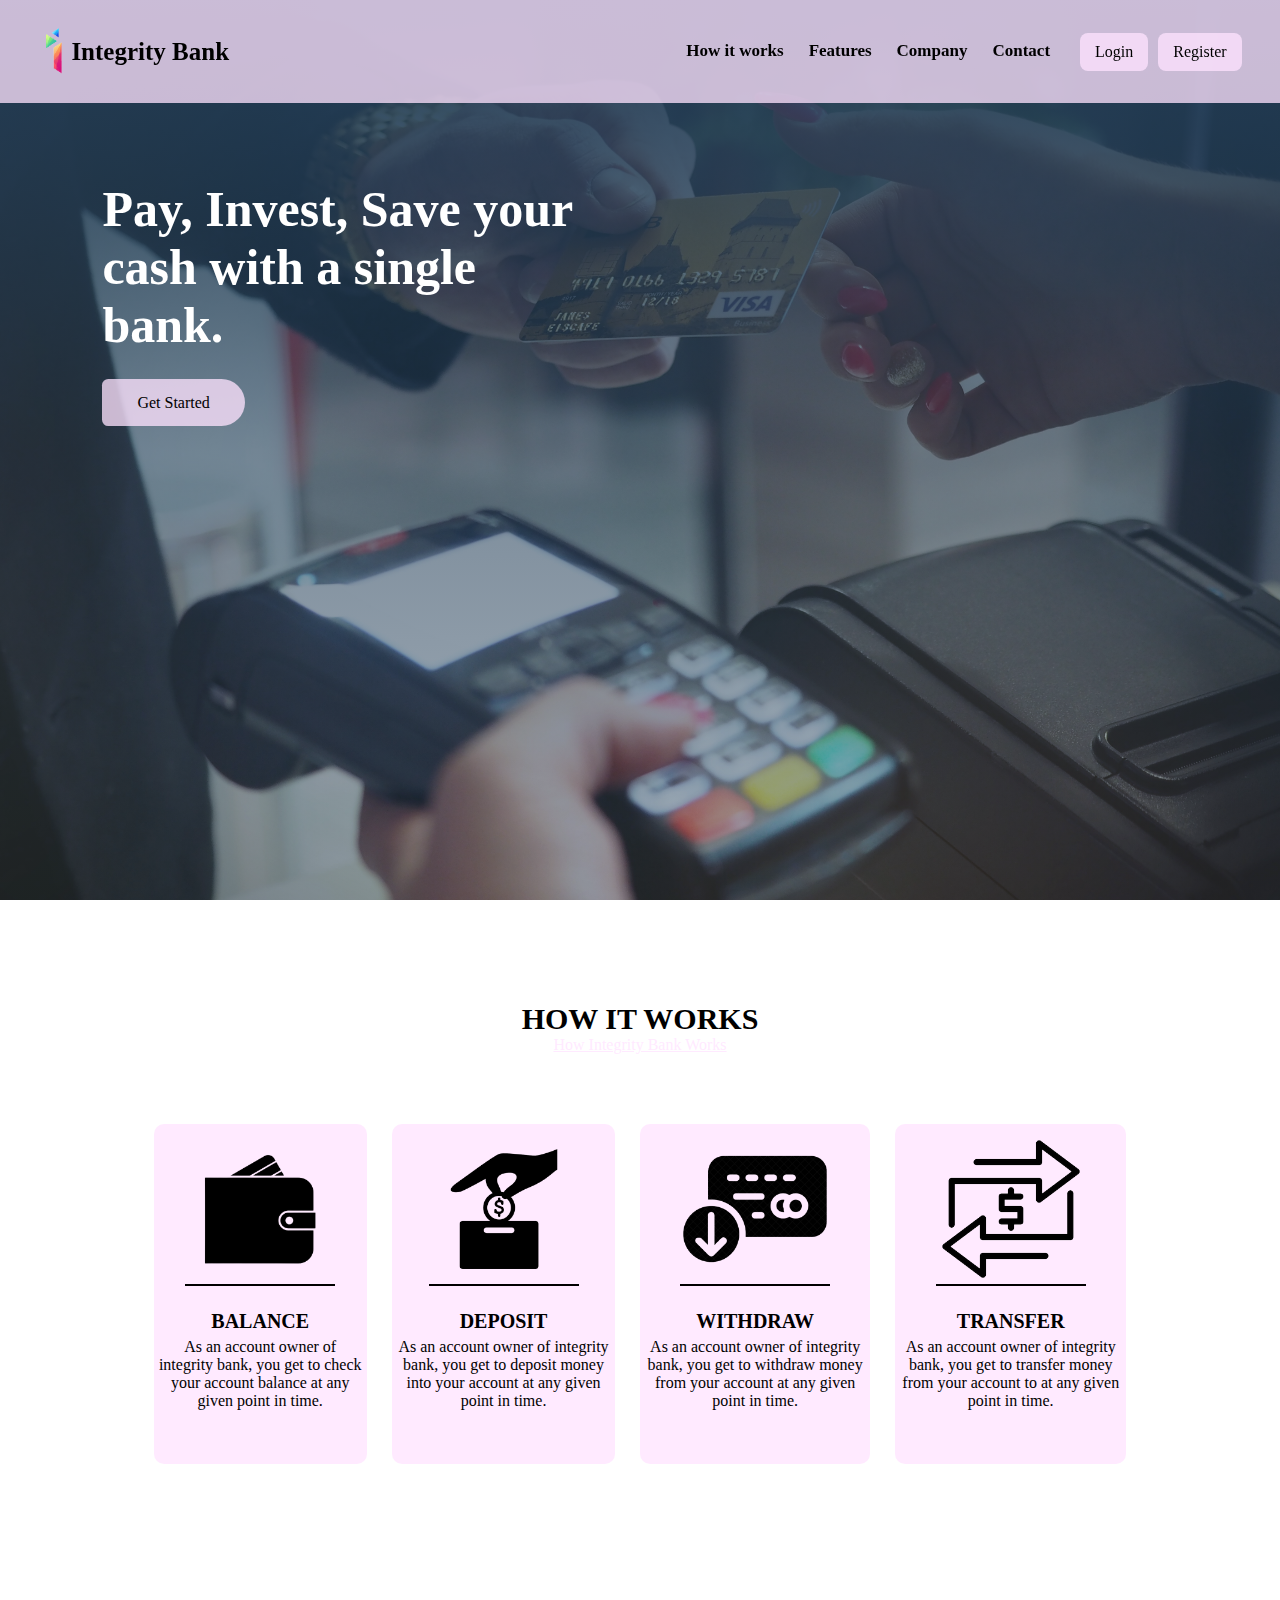
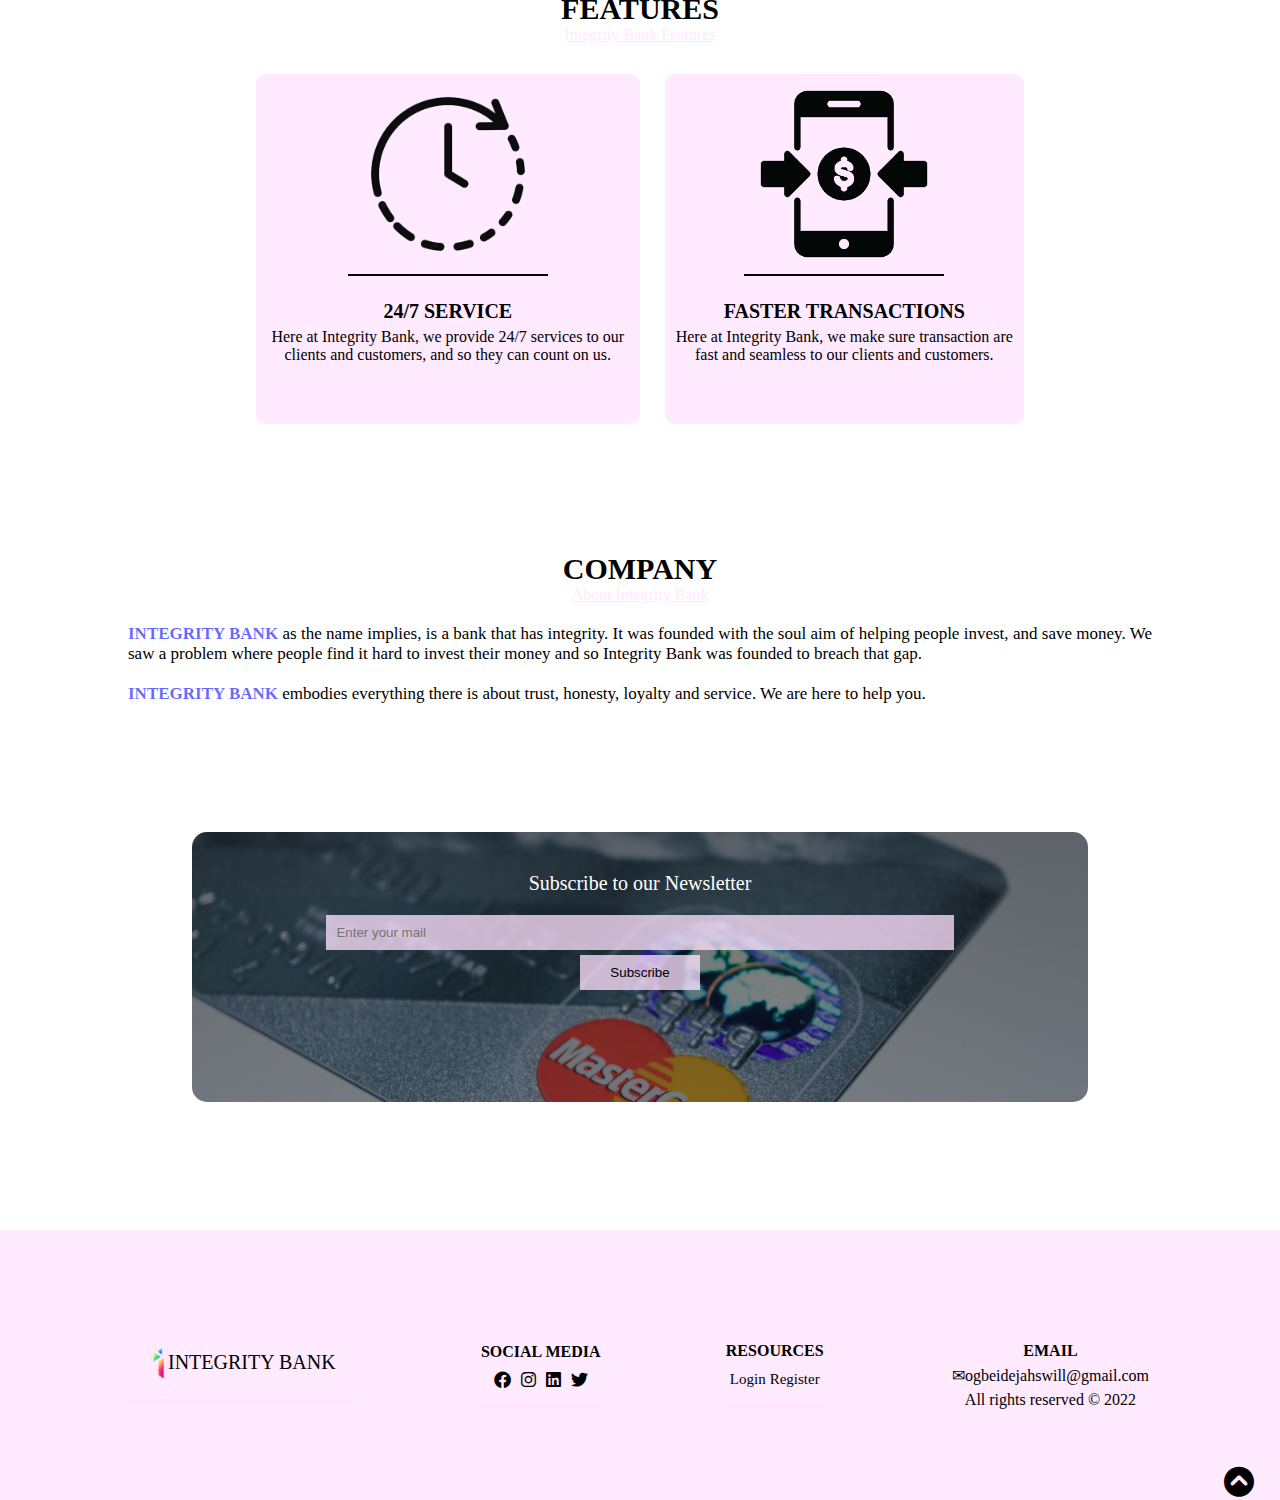
<file: index.html>
<!DOCTYPE html>
<html lang="en">
<head>
    <meta charset="UTF-8">
    <meta http-equiv="X-UA-Compatible" content="IE=edge">
    <meta name="viewport" content="width=device-width, initial-scale=1.0">
    <link rel="icon" type="image/png" href="./image/logo.png">
    <title>Integrity Bank- Your most trusted bank</title>
    <link rel="stylesheet" href="./css/style.css">
    <link rel="stylesheet" href="./css/all.min.css">
</head>
<body>
    <div id="preloader"></div>
    <header class="container" id="header">
        <nav class="nav">
            <div class="logo">
                <a href="./index.html"><img src="./image/logo.png" alt="Logo"></a> 
                <a href="./index.html"><h2>Integrity Bank</h2></a>
            </div>

            <div class="toggle">
                <i class="fa-solid fa-bars menu_open"></i>
                <i class="fa-solid fa-xmark menu_close"></i>
            </div>

            <div class="nav-links">
                <div class="menu">
                    <ul>
                        <li><a href="#works">How it works</a></li>
                        <li><a href="#features">Features</a></li>
                        <li><a href="#company">Company</a></li>
                        <li><a href="#contact">Contact</a></li>
                    </ul>
                </div>

                <div class="sign">
                    <a href="./login.html">Login</a>
                    <a href="./register.html">Register</a>
                </div>
            </div>

        </nav>
        <section class="section1">
            <div class="text">
                <h2>Pay, Invest, Save your cash with a single bank<span>.</span> </h2>
            </div>

            <div class="button">
                <a href="./register.html">Get Started</a>
            </div>
        </section>
        
    </header>

    <section class="section2" id="works">
        <div class="title1">
            <h2>HOW IT WORKS</h2>
            <p>How Integrity Bank Works</p>
        </div>

        <div class="content1">
            <div class="content1-row">
                <img src="./image/wallet.png" alt="wallet-balance-img">
                <h3>BALANCE</h3>
                <p>As an account owner of integrity bank, you get to check your account balance at any given point in time.</p>
            </div>
            <div class="content1-row">
                <img src="./image/deposit.png" alt="deposit-img">
                <h3>DEPOSIT</h3>
                <p>As an account owner of integrity bank, you get to deposit money into your account at any given point in time.</p>
            </div>
            <div class="content1-row">
                <img src="./image/withdraw.png" alt="withdraw-img">
                <h3>WITHDRAW</h3>
                <p>As an account owner of integrity bank, you get to withdraw money from your account at any given point in time.</p>
            </div>
            <div class="content1-row">
                <img src="./image/transfer.png" alt="transfer-img">
                <h3>TRANSFER</h3>
                <p>As an account owner of integrity bank, you get to transfer money from your account to at any given point in time.</p>
            </div>
        </div>
        
    </section>

    <section class="section3" id="features">
        <div class="title2">
            <h2>FEATURES</h2>
            <p>Integrity Bank Features</p>
        </div>

        <div class="content2">
            <div class="content2-row">
                <img src="./image/247.png" alt="247-img">
                <h3>24/7 SERVICE</h3>
                <p>Here at Integrity Bank, we provide 24/7 services to our clients and customers, and so they can count on us.</p>
            </div>

            <div class="content2-row">
                <img src="./image/faster-transactions.png" alt="faster-transactions-img">
                <h3>FASTER TRANSACTIONS</h3>
                <p>Here at Integrity Bank, we make sure transaction are fast and seamless to our clients and customers.</p>
            </div>

        </div>
        
    </section>

    <section class="section4" id="company">
        <div class="title3">
            <h2>COMPANY</h2>
            <p>About Integrity Bank</p>
        </div>

        <div class="company-content">
            <p><span>INTEGRITY BANK</span> as the name implies, is a bank that has integrity. It was founded with the soul aim of helping people invest, and save money. We saw a problem where people find it hard to invest their money and so Integrity Bank was founded to breach that gap.</p>
            <p><span>INTEGRITY BANK</span> embodies everything there is about trust, honesty, loyalty and service. We are here to help you.</p>
        </div>
    </section>

    <section class="section5" id="contact">
        <div class="news-letter">
            <p>Subscribe to our Newsletter</p>

            <div class="news-letter-form">
                <div class="news-input">
                    <input type="email" id="email" placeholder="Enter your mail">
                </div>

                <div class="news-button">
                    <button type="button">Subscribe</button>
                </div>
            </div>
        </div>
    </section>

    <footer>
        <div class="footer-logo">
            <img src="./image/logo.png" alt="logo">
            <p>INTEGRITY BANK</p>
        </div>

        <div class="social">
            <div class="social-p">
                <p>SOCIAL MEDIA</p>
            </div>
            <div class="social-links">
                <a href="#"><i class="fa-brands fa-facebook"></i></a>
                <a href="#"><i class="fa-brands fa-instagram"></i></a>
                <a href="#"><i class="fa-brands fa-linkedin"></i></a>
                <a href="#"><i class="fa-brands fa-twitter"></i></a>
            </div>
        </div>

        <div class="resources">
            <p>RESOURCES</p>
            <a href="./login.html">Login</a>
            <a href="./register.html">Register</a>
        </div>
        
        <div class="rights-reserved">
            <p class="email">EMAIL</p>
            <p>✉ogbeidejahswill@gmail.com</p>
            <p>All rights reserved &copy; 2022</p>
            <a href="#header" class="top"><i class="fa-solid fa-circle-chevron-up"></i></a>
        </div>
    </footer>




    <script src="./app.js"></script>
</body>
</html>
</file>
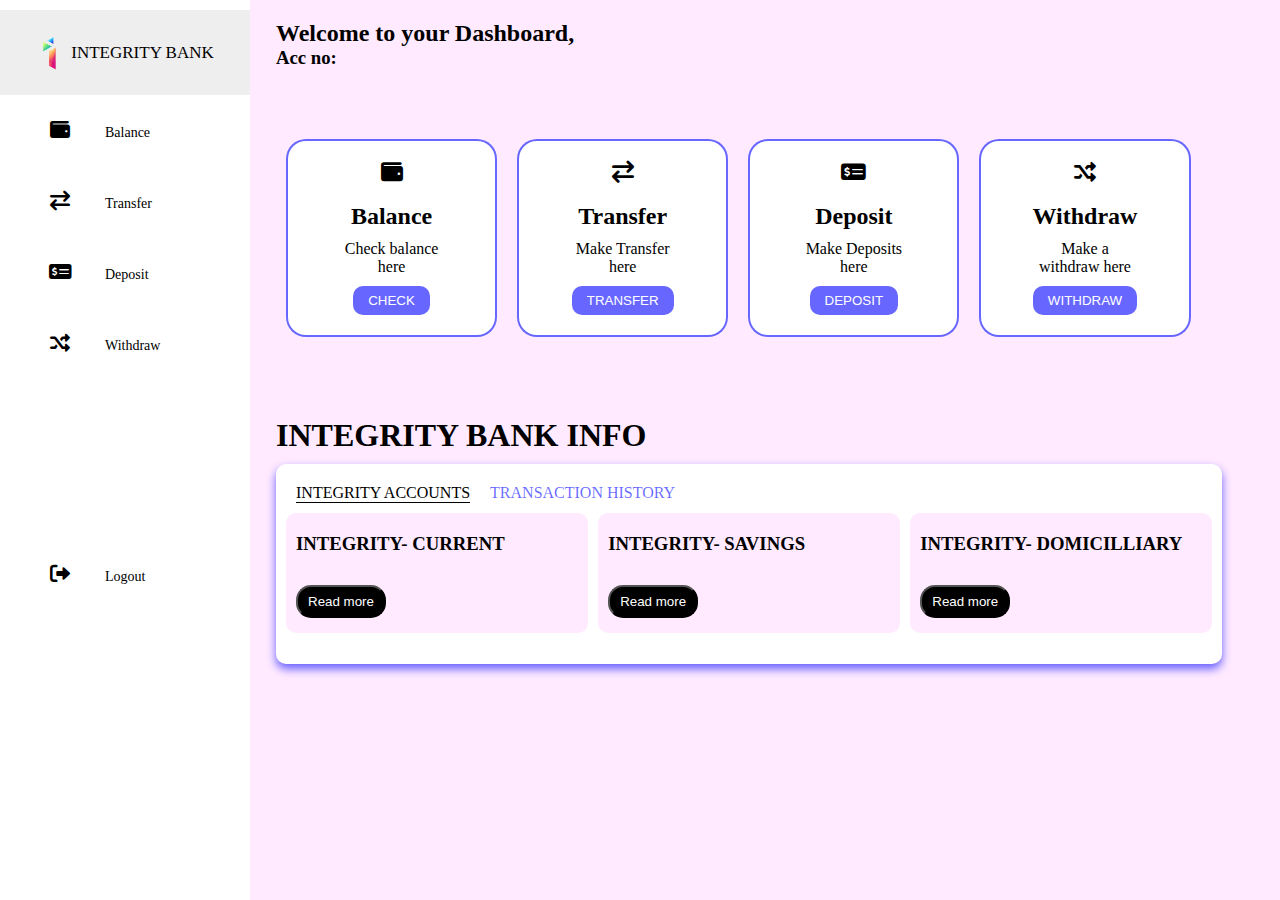
<file: dashboard.html>
<!DOCTYPE html>
<html lang="en">
<head>
    <meta charset="UTF-8">
    <meta http-equiv="X-UA-Compatible" content="IE=edge">
    <meta name="viewport" content="width=device-width, initial-scale=1.0">
    <link rel="shortcut icon" type="image/png" href="/image/logo.png">
    <title>Integrity Bank- Your dashboard</title>
    <link rel="stylesheet" href="./css/dashboard.css">
    <link rel="stylesheet" href="./css/all.min.css">
</head>

<body>
    <div class="container">
        <nav class="dash-nav">
            <ul>
                <li><a href="./index.html" class="dash-logo">
                    <img src="./image/logo.png" alt="myLogo">
                    <span class="nav-item">INTEGRITY BANK</span>
                </a></li>
                
                <li><a href="#" id="side-button-1">
                    <i class="fas fa-wallet"></i>
                    <span class="nav-item">Balance</span>
                </a></li>
                
                <li><a href="#" id="side-button-2">
                    <i class="fas fa-exchange"></i>
                    <span class="nav-item">Transfer</span>
                </a></li>
                
                <li><a href="#" id="side-button-3">
                    <i class="fas fa-money-check-alt"></i>
                    <span class="nav-item">Deposit</span>
                </a></li>

                <li><a href="#" id="side-button-4">
                    <i class="fas fa-random"></i>
                    <span class="nav-item">Withdraw</span>
                </a></li>

                <li><a href="#" class="logout" id="logout">
                    <i class="fas fa-sign-out-alt"></i>
                    <span class="nav-item">Logout</span>
                </a></li>
            </ul>
        </nav>

        <section class="main">
            <div class="main-top">
                <h2>Welcome to your Dashboard, <span id="name"></span></h2>
                <!-- <i class="fas fa-user-cog"></i> -->
                <h3>Acc no: <span id="acc-no"></span></h3>
            </div>
            

            <div class="cards">
                <div class="card-details">
                    <i class="fas fa-wallet"></i>
                    <h2>Balance</h2>
                    <p>Check balance here</p>
                    <button type="button" id="button-1">CHECK</button>

                    <div class="popup" id="popup-balance">
                        <i class="fas fa-times cancel-pop1"></i>
                        <p class="amount">Your Balance is:</p>
                        <button type="button" id="close-popup">OK</button>
                    </div>
                </div>

                <div class="card-details">
                    <i class="fas fa-exchange"></i>
                    <h2>Transfer</h2>
                    <p>Make Transfer here</p>
                    <button type="button" id="button-2">TRANSFER</button>

                    <div class="popup" id="popup-transfer">
                        <i class="fas fa-times cancel-pop2"></i>
                        <input type="number" name="transfer" id="transfer-amount" placeholder="Amount to Transfer"> <br>

                        <input type="name" name="transfer-name" id="transfer-name" placeholder="To (username of the receiver)"> <br>
                        <button type="button" id="close-transfer-popup">Transfer</button>
                    </div>
                </div>

            

                <div class="card-details">
                    <i class="fas fa-money-check-alt"></i>
                    <h2>Deposit</h2>
                    <p>Make Deposits here</p>
                    <button type="button" id="button-3">DEPOSIT</button>

                    <div class="popup" id="popup-deposit">
                        <i class="fas fa-times cancel-pop3"></i>
                        <input type="number" name="deposit" id="deposit" placeholder="Amount to Deposit"> <br>
                        <button type="button" id="close-deposit-popup">Deposit</button>
                    </div>
                </div>

                <div class="card-details">
                    <i class="fas fa-random"></i>
                    <h2>Withdraw</h2>
                    <p>Make a withdraw here</p>
                    <button type="button" id="button-4">WITHDRAW</button>

                    <div class="popup" id="popup-withdraw">
                        <i class="fas fa-times cancel-pop4"></i>
                        <input type="number" name="withdraw" id="withdraw" placeholder="Amount to Withdraw"> <br>
                        <button type="button" id="close-withdraw-popup">Withdraw</button>
                    </div>
                </div>
                
            </div>
            <section class="bottom-card">
                <h1>INTEGRITY BANK INFO</h1>
                <div class="bottom-card-box">
                    <ul>
                        <li class="integrity-acc active">INTEGRITY ACCOUNTS</li>
                        <li class="transact">TRANSACTION HISTORY</li>
                        <!-- <li></li>
                        <li></li> -->
                    </ul>
                    <div class="bottom-card-details">
                        <div class="bottom-box-details box1">
                            <h3>INTEGRITY- CURRENT</h3>
                            <button>Read more</button>
                        </div>

                        <div class="bottom-box-details box2">
                            <h3>INTEGRITY- SAVINGS</h3>
                            <button>Read more</button>
                        </div>

                        <div class="bottom-box-details box3">
                            <h3>INTEGRITY- DOMICILLIARY</h3>
                            <button>Read more</button>
                        </div>

                        <div class="trans-history-details">
                            <div class="text-area"></div>
                        </div>
                    </div>

                    
                </div>
            </section>
        </section>
    </div>


    <script src="/dashboard.js"></script>
</body>
</html>
</file>
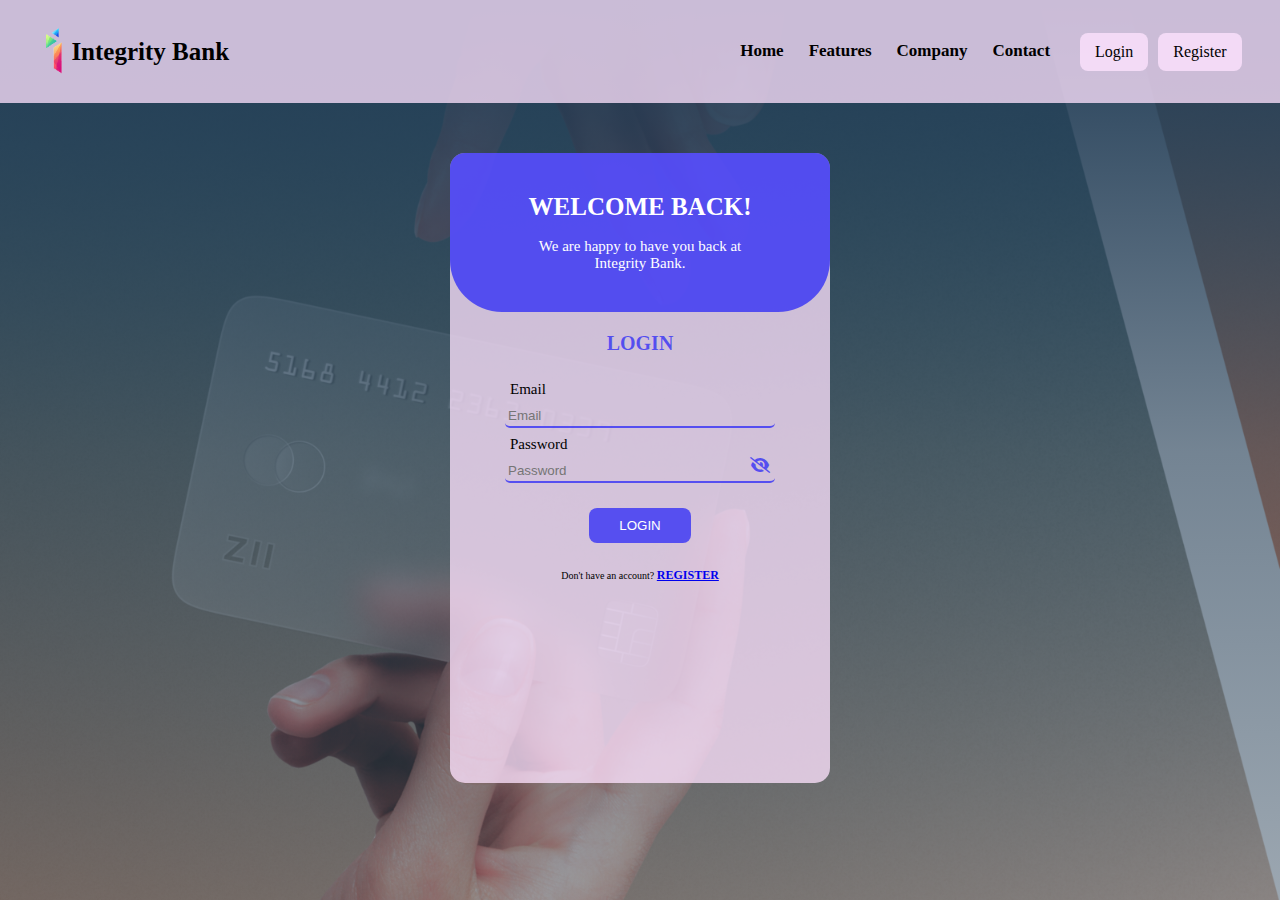
<file: login.html>
<!DOCTYPE html>
<html lang="en">
<head>
    <meta charset="UTF-8">
    <meta http-equiv="X-UA-Compatible" content="IE=edge">
    <meta name="viewport" content="width=device-width, initial-scale=1.0">
    <link rel="icon" type="image/png" href="./image/logo.png">
    <title>Integrity Bank- login page</title>
    <link rel="stylesheet" href="./css/login.css">
    <link rel="stylesheet" href="./css/all.min.css">
     <link rel="icon" type="image/png" href="./image/logo.png">
</head>
<body>
    <header class="container">
        <nav class="nav">
            <div class="logo">
                <a href="./index.html"><img src="./image/logo.png" alt="logo"></a> 
                <a href="./index.html"><h2>Integrity Bank</h2></a>
            </div>

            <div class="toggle">
                <i class="fa-solid fa-bars menu_open"></i>
                <i class="fa-solid fa-xmark menu_close"></i>
            </div>

            <div class="nav-links">
                <div class="menu">
                    <ul>
                        <li><a href="./index.html">Home</a></li>
                        <li><a href="./index.html">Features</a></li>
                        <li><a href="./index.html">Company</a></li>
                        <li><a href="./index.html">Contact</a></li>
                    </ul>
                </div>

                <div class="sign">
                    <a href="./login.html">Login</a>
                    <a href="./register.html">Register</a>
                </div>
                </div>
        </nav>

        <form action="#" class="form">
        <div class="login-top-text">
            <h2>WELCOME BACK!</h2>
            <p>We are happy to have you back at <br> Integrity Bank.</p>
        </div>
        <h2 class="login-error"></h2>
        <h2 class="login">LOGIN</h2>

        <div class="input-email">
            <label for="email">Email</label>
            <input type="email" name="email" id="email"  class="email" placeholder="Email" autocomplete="off">
            <span class="email-granted"></span>
            <span class="email-error"></span>
        </div>

        <div class="input-password">
            <label for="password">Password</label>
            <input type="password" class="pass" name="password" id="password" placeholder="Password" autocomplete="off">
            <i class="fas fa-eye open-eye"></i>
            <i class="fas fa-eye-slash close-eye"></i>
            <span class="pass-granted"></span>
            <span class="pass-error"></span>
        </div>
        
        <button type="submit" id="submit">LOGIN</button>
            
        <div class="register-bottom-text">
            <p>Don't have an account? <span><a href="./register.html">REGISTER</a></span> </p>
        </div>
    </form>
    </header>
    
    <script src="/login.js"></script>
</body>
</html>
</file>
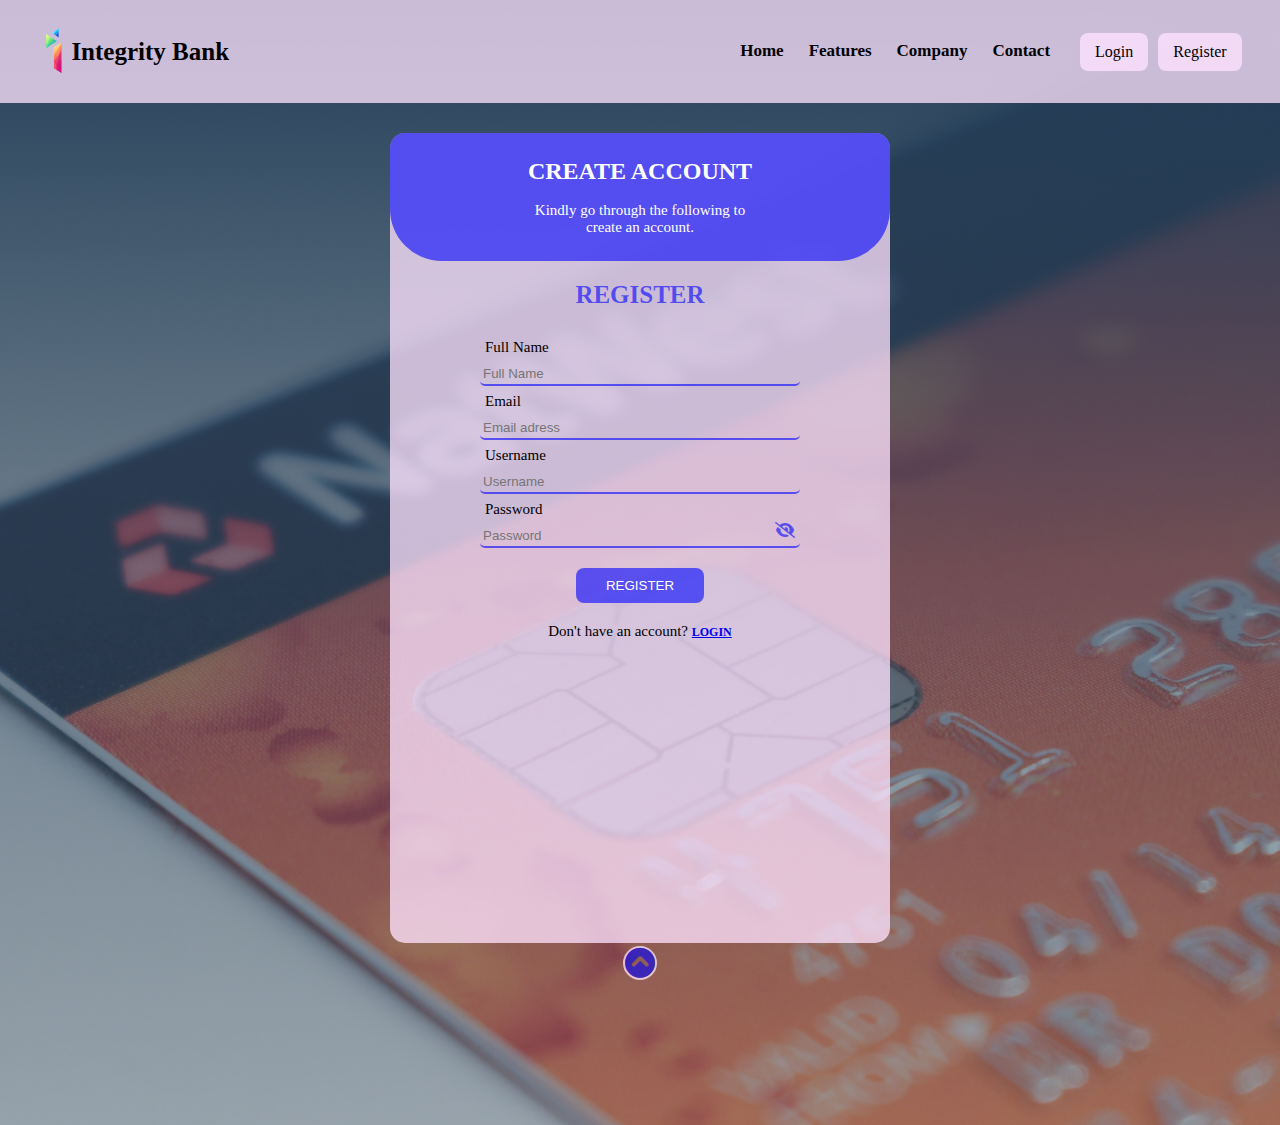
<file: register.html>
<!DOCTYPE html>
<html lang="en">
<head>
    <meta charset="UTF-8">
    <meta http-equiv="X-UA-Compatible" content="IE=edge">
    <meta name="viewport" content="width=device-width, initial-scale=1.0">
    <link rel="icon" type="image/png" href="./image/logo.png">
    <title>Integrity Bank- register page</title>
    <link rel="stylesheet" href="./css/register.css">
    <link rel="stylesheet" href="./css/all.min.css">
</head>
<body>
    <header class="container" id="register">
        <nav class="nav">
            <div class="logo">
                <a href="./index.html"><img src="./image/logo.png" alt="logo"></a> 
               <a href="./index.html"><h2>Integrity Bank</h2></a>
            </div>

            
            <div class="toggle">
                <i class="fa-solid fa-bars menu_open"></i>
                <i class="fa-solid fa-xmark menu_close"></i>
            </div>

            <div class="nav-links">
                <div class="menu">
                     <ul>
                        <li><a href="./index.html">Home</a></li>
                        <li><a href="./index.html">Features</a></li>
                        <li><a href="./index.html">Company</a></li>
                        <li><a href="./index.html">Contact</a></li>
                    </ul>
                </div>


                <div class="sign">
                    <a href="./login.html">Login</a>
                    <a href="./register.html">Register</a>
                </div>
                </div>
        </nav>

        <form action="" method="post" class="form">
        <div class="login-top-text">
            <h2>CREATE ACCOUNT</h2>
            <p>Kindly go through the following to <br> create an account.</p>
        </div>
            <h2 class="register">REGISTER</h2>
            <p class="register-error"></p>
        
        <div class="input">
                <label for="full-name">Full Name</label>
                <input type="name" name="fullname" class="full-name" id="full-name" class="full-name" placeholder="Full Name" autocomplete="off">
                <span class="input-granted" id="name-granted"></span>
                <span class="input-error" id="name-error"></span>
        </div>
        
        <div class="input">
                <label for="email">Email</label>
                <input type="email" name="email" id="email" placeholder="Email adress" autocomplete="off">
                <span class="input-granted" id="email-granted"></span>
                <span class="input-error" id="email-error"></span>
        </div>

        <div class="input">
                <label for="username">Username</label>
                <input type="username" name="username" id="username" placeholder="Username" autocomplete="off">
                <span class="input-granted" id="user-granted"></span>
                <span class="input-error" id="user-error"></span>
        </div>
        

        <div class="input input-password">
            <label for="password">Password</label>
            <input type="password" name="password" id="password" placeholder="Password" autocomplete="off">
            <span class="input-granted" id="pass-granted"></span>
            <span class="input-error" id="pass-error"></span>
            <i class="fas fa-eye open-eye"></i>
            <i class="fas fa-eye-slash close-eye"></i>
        </div>
        
        <button type="submit" id="submit">REGISTER</button>

        <div class="login-bottom-text">
            <p>Don't have an account? <span><a href="./login.html">LOGIN</a></span> </p>
        </div>


    </form>

        <div class="top">
            <a href="#register"><i class="fa-solid fa-circle-chevron-up"></i></a>
        </div>
    </header>
    
    <script src="/register.js"></script>
</body>
</html>
</file>
<file: css/style.css>
*{
    margin: 0;
    padding: 0;
    box-sizing: border-box;
    scroll-behavior: smooth;
}

:root{
    --white-color: #fff;
    --black-color: #000000;
    --black-opaque-color: #0000006b;
    --hover-color: #0000ff98;
    --button-color: #ffe3ffC2;
    --toggle-color: #ffe3fff1;
}

body{
    overflow-x: hidden;
}
.container{
    width: 100%;
    height: 100vh;
    background: linear-gradient(rgba(35, 62, 87, 0.995), rgba(35, 62, 87, 0.604), rgba(35, 62, 87, 0.404)), url(/image/pos-atm-card.jpg);
    background-position: center;
    background-size: cover;
    animation: slide 90s infinite;
}

nav{
    padding: 25px 3%;
    display: flex;
    justify-content: space-between;
    align-items: center;
    transition: background-color .5s;
    position: fixed;
    top: 0;
    width: 100%;
    z-index: 2;
    background-color: var(--black-opaque-color);
}

nav:hover{
    background-color: var(--button-color);
}

nav:hover .menu li a{
    color:  var(--black-color);
}

nav:hover .logo h2{
    color: var(--black-color);
}


.logo{
    display: flex;
    align-items: center;
    justify-content: center;
    gap: 3px;
}
.logo a{
    text-decoration: none;
}

.logo:hover{
    cursor: pointer;
}

.logo img{
    width: 30px;
}

.logo h2{
    font-size: 25px;
    color: var(--white-color);
}

.nav-links{
    display: flex;
    justify-content: space-around;
    align-items: center;
    gap: 30px;
}

.menu ul{
    display: flex;
    justify-content: center;
    align-items: center;
    gap: 25px;
}

.menu li{
    list-style: none;
    font-size: 17px;
    font-weight: 600px;
}

.menu li:after{
    content: '';
    width: 0%;
    height: 2px;
    display: block;
    background: var(--hover-color);
    margin: auto;
    transition: .5s;
}

.menu li:hover::after{
    width: 80%;
}

.menu a{
    text-decoration: none;
    color: var(--white-color);
    font-weight: 600;
}

.iframe {
    display: none;
}

/* TOGGLE */

.toggle{
    display: none;
    font-size: 20px;
    color: var(--white-color);
}

/* TOGGLE END */

.sign{
    display: flex;
    justify-content: center;
    align-items: center;
    gap: 10px;
}
.sign a{
    display: flex;
    text-decoration: none;
    color: var(--black-color);
    background-color: var(--button-color);
    padding: 10px 15px;
    transition: .5s ease-in-out;
    border-radius: 8px;
}

.sign a:hover{
    background-color: var(--hover-color);
    color: var(--white-color);
}


/* SECTION */

.section1{
    padding: 180px 8%;
}

.text{
    animation: slideLeft 1s linear forwards;
}

.section1 h2{
    max-width: 500px;
    font-size: 50px;
    color: var(--white-color);
}

.button{
    margin-top: 40px;
    animation: slideLeft 1s linear forwards;
}


.button a{
    text-decoration: none;
    color: var(--black-color);
    background-color: var(--button-color);
    border-radius: 8px;
    border-top-right-radius: 30px;
    border-bottom-right-radius: 30px;
    padding: 15px 35px;
    transition: .5s ease-in-out;
}

.button a:hover{
    background-color: var(--hover-color);
    color: var(--white-color);
}

.load{
    display: none;
}

#preloader{
    background: var(--white-color) url(/image/preloader.gif);
    background-repeat: no-repeat;
    background-position: center;
    background-size: 10%;
    width: 100%;
    height: 100vh;
    z-index: 99999;
    position: fixed;
}


/* SECTIONS */
.section2{
    margin-top: 8%;
}

.section2 h2{
    text-align: center;
    font-size: 30px;
}

.section2 .title1 p{
    text-align: center;
    color: var(--button-color);
    text-decoration: underline;
}

.content1{
    margin-top: 70px;
    padding: 0 12%;
    display: flex;
    justify-content: space-between;
    align-items: center;
    gap: 25px;
}

.content1-row img{
    margin-top: 10px;
    width: 150px;
    border-bottom: 2px solid var(--black-color);
}

.content1-row{
    background-color: var(--button-color);
    border-radius: 10px;
    height: 340px;
    display: block;
    justify-content: center;
    align-items: center;
    text-align: center;
}

.content1-row:hover{
    transform: translateY(-7px);
    box-shadow: 0 5px 10px var(--toggle-color);
}

.content1-row h3{
    margin-top: 20px;
    text-align: center;
    font-size: 20px;
}

.content1-row p{
    text-align: center;
    font-size: 16px;
    padding: 5px;
}

/* FEATURES */
.section3{
    margin-top: 10%;
}

.section3 h2{
    text-align: center;
    font-size: 30px;
}

.section3 .title2 p{
    text-align: center;
    color: var(--button-color);
    text-decoration: underline;
}

.content2{
    margin-top: 30px;
    padding: 0 20%;
    display: flex;
    justify-content: space-between;
    align-items: center;
    gap: 25px;
}

.content2-row img{
    width: 200px;
    border-bottom: 2px solid var(--black-color);
}

.content2-row{
    background-color: var(--button-color);
    border-radius: 10px;
    height: 350px;
    display: block;
    justify-content: center;
    align-items: center;
    text-align: center;
}

.content2-row:hover{
    transform: translateY(-7px);
    box-shadow: 0 5px 10px var(--toggle-color);
}

.content2-row h3{
    margin-top: 20px;
    text-align: center;
    font-size: 20px;
}

.content2-row p{
    text-align: center;
    font-size: 16px;
    padding: 5px;
}

/* COMPANY */
.section4{
    margin-top: 10%;
}

.section4 h2{
    text-align: center;
    font-size: 30px;
}

.section4 .title3 p{
    text-align: center;
    color: var(--button-color);
    text-decoration: underline;
}

.section4 .company-content p{
    text-align: justify;
    padding: 0 10%;
    margin-top: 20px;
    font-size: 17px;
}

.section4 .company-content span{
    color: var(--hover-color);
    font-weight: bold;
}

/* NEWSLETTER */
.section5{
    background: linear-gradient(rgba(18, 18, 19, 0.589),rgba(12, 12, 12, 0.486)), 
    url(/image/atm-card-2.jpg);
    background-position: center;
    background-repeat: no-repeat;
    background-size: cover;
    width: 70%;
    margin: 10% auto 0 auto;
    height: 30vh;
    border-radius: 15px;
}

.section5 .news-letter p{
    text-align: center;
    padding-top: 40px;
    color: var(--white-color);
    font-size: 20px;
}

.section5 .news-letter-form{
    text-align: center;
    margin-top: 20px;
}

.section5 .news-letter-form input{
    padding: 10px;
    width: 70%;
    outline: none;
    background-color: var(--button-color);
    border: none;
}

.section5 .news-button{
    margin-top: 5px;
}

.section5 .news-letter-form button{
    padding: 10px 30px;
    background-color: var(--button-color);
    border: none;
}

.section5 .news-letter-form button:hover{
    padding: 10px 30px;
    background-color: var(--hover-color);
    color: var(--white-color);
    border: none;
}

/* FOOTER */
footer{
    position: relative;
    background: var(--button-color);
    margin-top: 10%;
    display: flex;
    justify-content: space-between;
    align-items: center;
    padding: 0 10%;
    height: 30vh;
}

.footer-logo{
    padding: 20px;
    display: flex;
    justify-content: center;
    align-items: center;
    border-bottom: 5px solid var(--button-color);
}

.footer-logo img{
    width: 20px;
}

.footer-logo p{
    font-size: 20px;
}

/* SOCIAL MEDIA  */
footer .social{
    margin-top: 20px;
    text-align: center;
    display: block;
    justify-content: center;
    align-items: center;
    border-bottom: 5px solid var(--button-color);
}

footer .social-p p{
    font-weight: bold;
}

footer .social-links{
    margin-top: 10px;
    margin-bottom: 13px;
}

footer .social-links i{
    font-size: 17px;
}

footer .social-links a{
    padding: 3px;
    color: var(--black-color);
    text-decoration: none;
}

footer .social-links i:hover{
    transform: translateY(-3px);
    color: var(--hover-color);
}

/* RESOURCES */
footer .resources{
    margin-top: 20px;
    text-align: center;
    padding-bottom: 15px;
    border-bottom: 5px solid var(--button-color);
}

footer .resources p{
    font-weight: bold;
    margin-bottom: 10px;
}

footer .resources a{
    text-decoration: none;
    color: var(--black-color);
    font-size: 15px;
}

footer .resources a:hover{
    color: var(--hover-color);
    text-decoration: underline;
}

/* ALL RIGHTS RESERVED */

footer .rights-reserved{
    margin-top: 20px;
    text-align: center;
}

footer .rights-reserved .email{
    font-weight: bold;
}

footer .rights-reserved p{
    font-weight: 300;
    padding: 3px;
}

footer .top{
    color: var(--black-color);
    font-size: 30px;
    position: absolute;
    right: 2%;
    bottom: 0;
}



/* MEDIA QUERY FOR MAX WIDTH OF 830PX */

@media (max-width: 830px) {

.container{
    width: 100%;
    height: 100vh;
    background-position: center;
    background-size: cover;
    overflow-y: hidden;
    overflow-x: hidden;
    z-index: 0;
    animation: slide 90s infinite;
}

.nav{
    padding: 25px 3%;
    display: flex;
    justify-content: space-between;
    align-items: center;
    background-color: var(--button-color);
    transition: background-color .5s;
}

nav:hover{
    background-color: none;
}

nav:hover .menu li a{
    color:  none;
}

nav:hover .logo h2{
    color: none;
}

.menu li:hover::after{
    width: 40%;
}

.logo h2{
    font-size: 25px;
    color: var(--black-color);
}

.nav-links{
    display: none;
    margin-top: 103px;
    position: absolute;
    top: 0;
    right: 0;
    width: 200px;
    height: 87.3vh;
    background-color: var(--toggle-color);
    z-index: 2;
    overflow-x: hidden;
    transition: all 1s ease-in;
}

.menu ul{
    display: inline-block;
    padding: 30px;
}

.menu ul li{
    padding: 10px;
}

.menu ul li a{
    color: var(--black-color);
}

.sign{
    display: flex;
    flex-direction: column;
    justify-content: center;
    align-items: center;
    gap: 10px;
    margin-top: 10px;
}

.sign{
    display: flex;
    justify-content: center;
    align-items: center;
    gap: 10px;
}

.sign a{
    display: flex;
    text-decoration: none;
    color: var(--black-color);
    background-color: var(--button-color);
    padding: 10px 15px;
    transition: .5s ease-in-out;
    border-radius: 8px;
    border: 1px solid var(--black-color);
}

.sign a:hover{
    background-color: var(--hover-color);
    color: var(--white-color);
}

.toggle{
    display: block;
    color: var(--black-color);
}

.toggle .menu_open{
    display: block;
    transition: .5s;
}

.toggle .menu_close{
    display: none;
    transition: .5s ease-in;
}


.toggle:hover{
    transform: scale(120%);
}

.section1{
    padding: 200px 22%;
    text-align: center;
}

.section1 h2{
    max-width: 500px;
    font-size: 45px;
    color: var(--white-color);
}

.button a{
    text-decoration: none;
    color: var(--black-color);
    background-color: var(--button-color);
    border-radius: 8px;

    padding: 15px 35px;
    transition: .5s ease-in-out;
}

.content1{
    margin-top: 30px;
    padding: 0 10%;
    display: flex;
    flex-direction: column;
    justify-content: space-between;
    align-items: center;
    gap: 20px;
}

.content2{
    margin-top: 30px;
    padding: 0 10%;
    display: flex;
    flex-direction: column;
    justify-content: space-between;
    align-items: center;
    gap: 20px;
}

footer{
    position: relative;
    background: var(--button-color);
    margin-top: 7%;
    display: flex;
    flex-direction: column;
    justify-content: center;
    align-items: center;
    padding: 0 10%;
    height: 50vh;
}
}

/* MEDIA QUERY FOR MAX WIDTH OF 340PX */

@media (max-width: 375px) {

.container{
    width: 100%;
    height: 100vh;
    /* background: linear-gradient(rgba(35, 62, 87, 0.995), rgba(35, 62, 87, 0.604), rgba(35, 62, 87, 0.404)), url(/image/pos-atm-card.jpg); */
    background-position: center;
    background-size: cover;
    overflow-y: hidden;
    overflow-x: hidden;
    animation: slide 90s infinite;
}

.nav{
    padding: 25px 10%;
    display: flex;
    justify-content: space-between;
    align-items: center;
    transition: background-color .5s;
}

.sign{
    display: flex;
    justify-content: center;
    align-items: center;
    gap: 10px;
    margin-top: 10px;
}

.section1{
    margin-top: 40%;
    padding: 70px 20%;
    text-align: center;
}

.section1 h2{
    max-width: 500px;
    font-size: 40px;
    color: var(--white-color);
}

.button a{
    text-decoration: none;
    color: var(--black-color);
    background-color: var(--button-color);
    border-radius: 8px;

    padding: 15px 35px;
    transition: .5s ease-in-out;
}
}


/* ANIMATIONS */

@keyframes slideLeft{
    0%{
        transform: translateX(100px);
        opacity: 0;
    }

    100%{
        transform: translateX(0px);
        opacity: 1;
    }
}

@keyframes slide{
    0%{
        background: linear-gradient(rgba(35, 62, 87, 0.995), rgba(35, 62, 87, 0.604), rgba(35, 62, 87, 0.404)), url(/image/atm-card.jpg);
        background-position: bottom;
        background-size: cover;
    }
    20%{
        background: linear-gradient(rgba(35, 62, 87, 0.995), rgba(35, 62, 87, 0.604), rgba(35, 62, 87, 0.404)), url(/image/atm-card.jpg);
        background-position: right;
        background-size: cover;
    }
    20.01%{
        background: linear-gradient(rgba(35, 62, 87, 0.995), rgba(35, 62, 87, 0.604), rgba(35, 62, 87, 0.404)), url(/image/atm-card-2.jpg);
        background-position: bottom;
        background-size: cover;
    }
    50%{
        background: linear-gradient(rgba(35, 62, 87, 0.995), rgba(35, 62, 87, 0.604), rgba(35, 62, 87, 0.404)), url(/image/atm-card-2.jpg);
        background-position: left;
        background-size: cover;
    }
    50.01%{
        background: linear-gradient(rgba(35, 62, 87, 0.995), rgba(35, 62, 87, 0.604), rgba(35, 62, 87, 0.404)), url(/image/atm-card-two-hands.png);
        background-position: top;
        background-size: cover;
    }
    
    100%{
        background: linear-gradient(rgba(35, 62, 87, 0.995), rgba(35, 62, 87, 0.604), rgba(35, 62, 87, 0.404)), url(/image/pos-atm-card.jpg);
        background-position: bottom;
        background-size: cover;
    }
}
</file>
<file: css/dashboard.css>
*{
    margin: 0;
    padding: 0;
    box-sizing: border-box;
}

:root{
    --white-color: #fff;
    --black-color: #000000;
    --hover-color: #0000ff98;
    --button-color: #ffe3ffC2;
    --dash-color: #eee;
}

body{
    background: var(--button-color);
    /* overflow: hidden; */
}

.container{
    display: flex;
}

nav{
    height: 100vh;
    background: var(--white-color);
    width: 250px;
    overflow: hidden;
    position: fixed;
    left: 0;
    /* box-shadow: 0 5px 10px var(--hover-color); */
}
 
.dash-nav .dash-logo{
    background: var(--dash-color);
    display: flex; 
    justify-content: center;
    align-items: center; 
    margin: 10px 0 0 0;
}

.dash-logo img{
    width: 25px;
    height: 35px;
}

.dash-logo span{
    font-size: 17px;
}

.dash-nav a{
    color: var(--black-color);
    text-decoration: none;
    font-size: 14px;
    display: table;
    width: 250px;
    padding: 25px;
} 

nav .fas{
    width: 70px;
    height: 20px;
    font-size: 20px;
    text-align: center;
}

.nav-item{
    margin-left: 10px;
}

.dash-nav a:hover{
    background: var(--dash-color);
}

.logout{
    margin-top: 160px;
}

/* Main section */
.main{
    position: absolute;
    left: 20%;
    padding: 20px;
    width: 60%;
}

.main-top{
    /* position: fixed; */
    margin-bottom: 40px;
}

.cards{
    width: 127%;
    margin: 60px 0 0 auto;
    display: flex;
    align-items: center;
    justify-content: space-between;
    /* text-align: center; */
}


.card-details{
    border: 2px solid var(--hover-color);
    text-align: center;
    width: 500px;
    margin: 10px;
    border-radius: 20px;
    padding: 10px 30px;
    background: var(--white-color);
    /* box-shadow: 0 5px 10px var(--hover-color); */
}

.cards .card-details h2{
    margin: 10px;
}

.cards .card-details p{
    /* margin: 10px; */
    padding: 0 20px;
    max-width: 100%;
    /* border: 2px solid gold; */
}

.cards .card-details a{
    font-size: 12px;
}

.cards .card-details button{
    background: var(--hover-color);
    color: var(--white-color);
    padding: 7px 15px;
    border-radius: 10px;
    margin: 10px;
    border: none;
}

.cards .card-details button:hover{
    border: 1px solid var(--black-color);
    background: var(--button-color);
    color: var(--black-color);
    cursor: pointer;
}

.cards .card-details i{
    font-size: 22px;
    padding: 10px ;
}

/* BOTTOM CARDS */
.bottom-card{
    margin-top: 70px;
}

.bottom-card-box{
    width: 130%;
    height: 200px;
    padding: 10px;
    margin-top: 10px;
    background: var(--white-color);
    border-radius: 10px;
    box-shadow: 0 5px 10px var(--hover-color);
}


.bottom-card-box ul{
    list-style: none;
    display: flex;
}

.bottom-card-box ul li{
    margin: 10px;
    cursor: pointer;
    color: var(--hover-color);
}

.bottom-card-box ul .active{
    color: var(--black-color);
    border-bottom: 1px solid var(--black-color);
}

.bottom-card .bottom-card-details{
    display: flex;
    gap: 10px;
} 

.bottom-box-details {
    width: 33%;
    height: 120px;
    padding: 20px 10px;
    border-radius: 10px;
    background: var(--button-color);
    /* box-shadow: 0 10px 35px var(--black-color); */

}

.bottom-box-details p{
    font-size: 12px; 
    margin-top: 5px;
}

.bottom-box-details button{
    background: var(--black-color);
    color: var(--white-color);
    padding: 7px 10px;
    border-radius: 15px;
    margin-top: 30px;
    cursor: pointer;
}

.bottom-box-details button:hover{
    background: var(--white-color);
    color: var(--hover-color);
}


/* transaction history */
.text-area{
    margin: auto;
    width: 900px;
    height: 120px;
    border: none;
    /* display: none; */
}

.trans-history-details{
    display: none;
}
/* popup */
.popup{
    width: 400px;
    height: 30%;
    background-color: var(--white-color);
    position: absolute;
    top: 0%;
    left: 50%;
    transform: translate(-20%, -50%) scale(0.1);
    color: var(--black-color);
    visibility: hidden;
    transition: transform 0.4s, top 0.4s;
    border: 2px solid var(--black-color);
    border-radius: 10px;
    z-index: 3;
}

.popup .fas{
    background-color: var(--black-color);
    width: 50px;
    border-bottom-left-radius: 10px;
    border-bottom-right-radius: 10px;
    color: var(--white-color);
    position: absolute;
    right: 5%;
}
.open-popup{
    visibility: visible;
    top: 50%;
    transform: translate(-20%, -50%) scale(1);
}


.popup p{
    margin-top: 30px;
    margin-bottom: 40px;
}


#popup-deposit input{
    margin-top: 50px;
    width: 200px;
    padding: 10px;
    margin-bottom: 20px;
}

.popup p{
    margin-top: 50px;
    margin-bottom: 40px;
}


#popup-transfer input{
    margin-top: 30px;
    width: 200px;
    padding: 10px;
}


.popup-transfer p{
    margin-top: 50px;
    margin-bottom: 40px;
}


#popup-withdraw input{
    margin-top: 50px;
    width: 200px;
    padding: 10px;
}


.popup-withdraw p{
    margin-top: 50px;
    margin-bottom: 40px;
}



















































/* MEDIA QUERY */
@media (max-width: 1024px){
nav{
    height: 100vh;
    background: var(--white-color);
    width: 200px;
    overflow: hidden;
    /* box-shadow: 0 5px 10px var(--hover-color); */
    }

.dash-nav .dash-logo{
    background: var(--dash-color);
    display: flex; 
    justify-content: left;
    align-items: center; 
    margin: 10px 0 0 0;
}

.dash-logo img{
    width: 20px;
    height: 32px;
}

.dash-logo span{
    font-size: 15px;
}

/* Main section */
.main{
    position: absolute;
    left: 20.6%;
    padding: 20px;
    width: 60%;
}

/* .main-top{
    position: fixed;
} */

.cards{
    width: 200px;
    margin: 70px 0 0 0;
    display: flex;
    align-items: center;
    justify-content: space-between;
    /* text-align: center; */
}


.card-details{
    border: 2px solid var(--hover-color);
    text-align: center;
    width: 150px;
    margin: 6px;
    border-radius: 20px;
    padding: 10px 20px;
    background: var(--white-color);
    /* box-shadow: 0 5px 10px var(--hover-color); */
}

/* BOTTOM CARDS */
.bottom-card{
    margin-top: 70px;
}

.bottom-card-box{
    width: 125%;
    height: 200px;
    padding: 15px;
    margin-top: 10px;
    background: var(--white-color);
    border-radius: 10px;
    box-shadow: 0 5px 10px var(--hover-color);
}


.bottom-card .bottom-card-details{
    display: flex;
    gap: 5px;
} 

.bottom-box-details {
    width: 35%;
    height: 130px;
    padding: 20px 10px;
    border-radius: 10px;
    background: var(--button-color);
    /* box-shadow: 0 10px 35px var(--black-color); */

}

.bottom-box-details button{
    background: var(--black-color);
    color: var(--white-color);
    padding: 7px 10px;
    border-radius: 15px;
    margin-top: 25px;
    cursor: pointer;
}

/* transaction history */
.text-area{
    margin: auto;
    width: 650px;
    height: 120px;
    border: none;
    /* display: none; */
}
}

@media (max-width: 850px){

nav{
    height: 100vh;
    background: var(--white-color);
    width: 180px;
    overflow: hidden;
    /* box-shadow: 0 5px 10px var(--hover-color); */
    }

.dash-nav .dash-logo{
    background: var(--dash-color);
    display: flex; 
    justify-content: left;
    align-items: center; 
    margin: 10px 0 0 -10px;
}

.dash-logo img{
    width: 20px;
    height: 32px;
}

.dash-logo span{
    font-size: 15px;
}

/* Main section */
.main{
    position: absolute;
    left: 20.6%;
    padding: 20px;
    width: 65%;
}

/* .main-top{
    position: fixed;
} */

.cards{
    width: 200px;
    margin: 70px 0 0 0;
    display: flex;
    align-items: center;
    justify-content: space-between;
    /* text-align: center; */
}


.card-details{
    border: 2px solid var(--hover-color);
    text-align: center;
    width: 140px;
    margin: 6px;
    border-radius: 20px;
    padding: 10px 20px;
    background: var(--white-color);
    font-size: 15px;
    /* box-shadow: 0 5px 10px var(--hover-color); */
}

.card-details button{
    font-size: 10px;
}

/* BOTTOM CARDS */
.bottom-card{
    margin-top: 70px;
}

.bottom-card-box{
    width: 115%;
    height: 200px;
    padding: 15px;
    margin-top: 10px;
    background: var(--white-color);
    border-radius: 10px;
    box-shadow: 0 5px 10px var(--hover-color);
}


.bottom-card .bottom-card-details{
    display: flex;
    gap: 5px;
} 

.bottom-box-details {
    width: 35%;
    height: 130px;
    padding: 20px 10px;
    border-radius: 10px;
    background: var(--button-color);
    /* box-shadow: 0 10px 35px var(--black-color); */

}

.bottom-box-details button{
    background: var(--black-color);
    color: var(--white-color);
    padding: 7px 10px;
    border-radius: 15px;
    margin-top: 25px;
    cursor: pointer;
}

/* transaction history */
.text-area{
    margin: auto;
    width: 650px;
    height: 120px;
    border: none;
    /* display: none; */
}
}



@media (max-width: 800px){
nav{
    height: 100vh;
    background: var(--white-color);
    width: 200px;
    overflow: hidden;
    /* box-shadow: 0 5px 10px var(--hover-color); */
    }

.dash-nav .dash-logo{
    background: var(--dash-color);
    display: flex; 
    justify-content: left;
    align-items: center; 
    margin: 10px 0 0 0;
}

.dash-logo img{
    width: 20px;
    height: 32px;
}

.dash-logo span{
    font-size: 15px;
}

.main{
    position: absolute;
    left: 20.6%;
    padding: 20px;
    width: 60%;
}

.main-top{
    max-width: 70%;
    position: absolute;
    left: 20%;
    justify-content: center;
    margin-bottom: 60px;
}

.cards{
    width: 130%;
    margin: 90px 0 0 auto;
    display: flex;
    flex-direction: column;
    align-items: center;
    justify-content: space-between;
    /* text-align: center; */
}

.card-details{
    border: 2px solid var(--hover-color);
    text-align: center;
    width: 300px;
    margin: 10px;
    border-radius: 20px;
    padding: 10px 30px;
    background: var(--white-color);
    /* box-shadow: 0 5px 10px var(--hover-color); */
}


/* BOTTOM CARDS */
.bottom-card{
    margin-left: 20%;
    display: flex;
    flex-direction: column;
    margin-top: 70px;
    text-align: center;
}

.bottom-card-box{
    width: 130%;
    height: 500px;
    padding: 10px;
    margin-top: 10px;
    background: var(--white-color);
    border-radius: 10px;
    box-shadow: 0 5px 10px var(--hover-color);
}


.bottom-card-box ul{
    list-style: none;
    display: flex;
}

.bottom-card-box ul li{
    margin: 10px;
    cursor: pointer;
    color: var(--hover-color);
}

.bottom-card-box ul .active{
    color: var(--black-color);
    border-bottom: 1px solid var(--black-color);
}

.bottom-card .bottom-card-details{
    display: flex;
    flex-direction: column;
    gap: 20px;
} 

.bottom-box-details {
    width: 73%;
    height: 130px;
    padding: 20px 10px;
    border-radius: 10px;
    background: var(--button-color);
    margin: auto;
    /* box-shadow: 0 10px 35px var(--black-color); */
}

/* transaction history */
.text-area{
    margin: auto;
    width: 400px;
    height: 430px;
    border: none;
    /* display: none; */
}

.text-area p{
    margin-top: 20px;
    font-size: 20px;
}

/* popup */
.popup{
    width: 350px;
    height: 15%;
    background-color: var(--white-color);
    position: absolute;
    top: 0;
    left: 50%;
    transform: translate(-20%, -50%) scale(0.1);
    color: var(--black-color);
    visibility: hidden;
    transition: transform 0.4s, top 0.4s;
    border: 2px solid var(--black-color);
    border-radius: 10px;
    z-index: 3;
}

.open-popup{
    visibility: visible;
    top: 30%;
    transform: translate(-20%, -50%) scale(1);
}

}


@media (max-width: 790px){
nav{
    height: 100vh;
    background: var(--white-color);
    width: 200px;
    overflow: hidden;
    /* box-shadow: 0 5px 10px var(--hover-color); */
    }

.dash-nav .dash-logo{
    background: var(--dash-color);
    display: flex; 
    justify-content: left;
    align-items: center; 
    margin: 10px 0 0 0;
}

.dash-logo img{
    width: 20px;
    height: 32px;
}

.dash-logo span{
    font-size: 15px;
}

.main{
    position: absolute;
    left: 20.6%;
    padding: 20px;
    width: 60%;
}

.main-top{
    /* position: fixed; */
    right: 10%;
    justify-content: center;
}

.cards{
    width: 130%;
    margin: 90px 0 0 auto;
    display: flex;
    flex-direction: column;
    align-items: center;
    justify-content: space-between;
    /* text-align: center; */
}

.card-details{
    border: 2px solid var(--hover-color);
    text-align: center;
    width: 300px;
    margin: 10px;
    border-radius: 20px;
    padding: 10px 30px;
    background: var(--white-color);
    /* box-shadow: 0 5px 10px var(--hover-color); */
}


/* BOTTOM CARDS */
.bottom-card{
    margin-left: 20%;
    display: flex;
    flex-direction: column;
    margin-top: 70px;
    text-align: center;
}

.bottom-card-box{
    width: 130%;
    height: 500px;
    padding: 10px;
    margin-top: 10px;
    background: var(--white-color);
    border-radius: 10px;
    box-shadow: 0 5px 10px var(--hover-color);
}


.bottom-card-box ul{
    list-style: none;
    display: flex;
}

.bottom-card-box ul li{
    margin: 10px;
    cursor: pointer;
    color: var(--hover-color);
}

.bottom-card-box ul .active{
    color: var(--black-color);
    border-bottom: 1px solid var(--black-color);
}

.bottom-card .bottom-card-details{
    display: flex;
    flex-direction: column;
    gap: 20px;
} 

.bottom-box-details {
    width: 73%;
    height: 130px;
    padding: 20px 10px;
    border-radius: 10px;
    background: var(--button-color);
    margin: auto;
    /* box-shadow: 0 10px 35px var(--black-color); */
}

/* transaction history */
.text-area{
    margin: auto;
    width: 400px;
    height: 430px;
    border: none;
    /* display: none; */
}

/* popup */
.popup{
    width: 350px;
    height: 15%;
    background-color: var(--white-color);
    position: absolute;
    top: 0;
    left: 50%;
    transform: translate(-20%, -50%) scale(0.1);
    color: var(--black-color);
    visibility: hidden;
    transition: transform 0.4s, top 0.4s;
    border: 2px solid var(--black-color);
    border-radius: 10px;
    z-index: 3;
}

.open-popup{
    visibility: visible;
    top: 30%;
    transform: translate(-20%, -50%) scale(1);
}

}



@media (max-width: 677px){

nav{
    height: 100vh;
    background: var(--white-color);
    width: 200px;
    overflow: hidden;
    /* box-shadow: 0 5px 10px var(--hover-color); */
    }

.dash-nav .dash-logo{
    background: var(--dash-color);
    display: flex; 
    justify-content: left;
    align-items: center; 
    margin: 10px 0 0 0;
}

.dash-logo img{
    width: 20px;
    height: 32px;
}

.dash-logo span{
    font-size: 15px;
}

.main{
    position: absolute;
    left: 20.6%;
    padding: 20px;
    width: 60%;
}

.main-top{
    /* max-width: 100%; */
    position: absolute;
    left: 20%;
    justify-content: center;
    /* margin-bottom: 90px; */
}

.cards{
    width: 130%;
    margin: 120px 0 0 auto;
    display: flex;
    flex-direction: column;
    align-items: center;
    justify-content: space-between;
    /* text-align: center; */
}

.card-details{
    border: 2px solid var(--hover-color);
    text-align: center;
    width: 300px;
    margin: 10px;
    border-radius: 20px;
    padding: 10px 30px;
    background: var(--white-color);
    /* box-shadow: 0 5px 10px var(--hover-color); */
}


/* BOTTOM CARDS */
.bottom-card{
    margin-left: 20%;
    display: flex;
    flex-direction: column;
    margin-top: 70px;
    text-align: center;
}

.bottom-card-box{
    width: 130%;
    height: 500px;
    padding: 10px;
    margin-top: 10px;
    background: var(--white-color);
    border-radius: 10px;
    box-shadow: 0 5px 10px var(--hover-color);
}


.bottom-card-box ul{
    list-style: none;
    display: flex;
}

.bottom-card-box ul li{
    margin: 10px;
    cursor: pointer;
    color: var(--hover-color);
}

.bottom-card-box ul .active{
    color: var(--black-color);
    border-bottom: 1px solid var(--black-color);
}

.bottom-card .bottom-card-details{
    display: flex;
    flex-direction: column;
    gap: 10px;
} 

.bottom-box-details {
    width: 73%;
    height: 130px;
    padding: 20px 10px;
    border-radius: 10px;
    background: var(--button-color);
    margin: auto;
    /* box-shadow: 0 10px 35px var(--black-color); */
}

/* transaction history */
.text-area{
    margin: auto;
    width: 350px;
    height: 420px;
    border: none;
    /* display: none; */
}

.text-area p{
    margin-right: 60px;
    margin-top: 20px;
    font-size: 15px;
}

/* popup */
.popup{
    width: 350px;
    height: 15%;
    background-color: var(--white-color);
    position: absolute;
    top: 0;
    left: 50%;
    transform: translate(-20%, -50%) scale(0.1);
    color: var(--black-color);
    visibility: hidden;
    transition: transform 0.4s, top 0.4s;
    border: 2px solid var(--black-color);
    border-radius: 10px;
    z-index: 3;
}

.open-popup{
    visibility: visible;
    top: 30%;
    transform: translate(-20%, -50%) scale(1);
}
}


@media (max-width: 540px){
nav{
    height: 100vh;
    background: var(--white-color);
    width: 100px;
    overflow: hidden;
    /* box-shadow: 0 5px 10px var(--hover-color); */
    }

.dash-nav .dash-logo{
    background: var(--dash-color);
    display: flex; 
    justify-content: left;
    align-items: center; 
    margin: 10px 0 0 0;
}

.dash-logo img{
    margin-left: 20px;
    width: 20px;
    height: 32px;
}

.dash-logo span{
    font-size: 0px;
}

.main{
    position: absolute;
    left: 20.6%;
    padding: 20px;
    width: 60%;
}

.main-top{
    /* max-width: 100%; */
    position: absolute;
    left: 20%;
    justify-content: center;
    /* margin-bottom: 90px; */
}

.cards{
    width: 130%;
    margin: 120px 0 0 auto;
    display: flex;
    flex-direction: column;
    align-items: center;
    justify-content: space-between;
    /* text-align: center; */
}

.card-details{
    border: 2px solid var(--hover-color);
    text-align: center;
    width: 300px;
    margin: 10px;
    border-radius: 20px;
    padding: 10px 30px;
    background: var(--white-color);
    /* box-shadow: 0 5px 10px var(--hover-color); */
}


/* BOTTOM CARDS */
.bottom-card{
    margin-left: 20%;
    display: flex;
    flex-direction: column;
    margin-top: 70px;
    text-align: center;
}

.bottom-card-box{
    width: 130%;
    height: 500px;
    padding: 10px;
    margin-top: 10px;
    background: var(--white-color);
    border-radius: 10px;
    box-shadow: 0 5px 10px var(--hover-color);
}


.bottom-card-box ul{
    list-style: none;
    display: flex;
}

.bottom-card-box ul li{
    margin: 10px;
    cursor: pointer;
    color: var(--hover-color);
}

.bottom-card-box ul .active{
    color: var(--black-color);
    border-bottom: 1px solid var(--black-color);
}

.bottom-card .bottom-card-details{
    display: flex;
    flex-direction: column;
    gap: 10px;
} 

.bottom-box-details {
    width: 73%;
    height: 130px;
    padding: 20px 10px;
    border-radius: 10px;
    background: var(--button-color);
    margin: auto;
    /* box-shadow: 0 10px 35px var(--black-color); */
}

/* transaction history */
.text-area{
    margin: auto;
    width: 250px;
    height: 420px;
    border: none;
    /* display: none; */
}

.text-area p{
    margin-right: 10px;
    margin-top: 20px;
    font-size: 20px;
}

/* popup */
.popup{
    width: 300px;
    height: 12%;
    background-color: var(--white-color);
    position: absolute;
    top: 0;
    left: 30%;
    transform: translate(-20%, -50%) scale(0.1);
    color: var(--black-color);
    visibility: hidden;
    transition: transform 0.4s, top 0.4s;
    border: 2px solid var(--black-color);
    border-radius: 10px;
    z-index: 3;
}

.open-popup{
    visibility: visible;
    top: 30%;
    transform: translate(-20%, -50%) scale(1);
}
}


@media (max-width: 414px){
nav{
    height: 120vh;
    background: var(--white-color);
    width: 90px;
    margin-left: -20px;
    overflow: hidden;
    /* box-shadow: 0 5px 10px var(--hover-color); */
    }

.dash-nav .dash-logo{
    background: var(--dash-color);
    display: flex; 
    /* flex-direction: column; */
    justify-content: left;
    align-items: center; 
    margin: 20px 0 0 17px;
}

.dash-logo img{
    margin-left: -5px;
    width: 30px;
    height: 42px;
}

.dash-logo span{
    font-size: 12px;
    display: none;
}

.main{
    position: absolute;
    left: 20.6%;
    padding: 20px;
    width: 60%;
}

.main-top{
    position: absolute;
    left: 20%;
    justify-content: center;
}

.cards{
    width: 130%;
    margin: 190px 0 0 auto;
    display: flex;
    flex-direction: column;
    align-items: center;
    justify-content: space-between;
    /* text-align: center; */
}

.card-details{
    border: 2px solid var(--hover-color);
    text-align: center;
    width: 200px;
    margin: 10px;
    border-radius: 20px;
    padding: 10px 30px;
    background: var(--white-color);
    /* box-shadow: 0 5px 10px var(--hover-color); */
}


/* BOTTOM CARDS */
.bottom-card{
    margin-left: 20%;
    display: flex;
    flex-direction: column;
    margin-top: 70px;
    text-align: center;
}

.bottom-card-box{
    width: 130%;
    height: 600px;
    padding: 10px;
    margin-top: 10px;
    background: var(--white-color);
    border-radius: 10px;
    box-shadow: 0 5px 10px var(--hover-color);
}


.bottom-card-box ul{
    list-style: none;
    display: flex;
    flex-direction: column;
}


.bottom-card-box ul li{
    margin: 10px;
    cursor: pointer;
    color: var(--hover-color);
}

.bottom-card-box ul .active{
    color: var(--black-color);
    border-bottom: 1px solid var(--black-color);
}

.bottom-card .bottom-card-details{
    display: flex;
    flex-direction: column;
    gap: 10px;
    font-size: 12px;
} 

.bottom-box-details {
    width: 73%;
    height: 140px;
    padding: 20px 10px;
    border-radius: 10px;
    background: var(--button-color);
    margin: auto;
    /* box-shadow: 0 10px 35px var(--black-color); */
}

/* transaction history */
.text-area{
    margin: auto;
    width: 150px;
    height: 400px;
    border: none;
    /* display: none; */
}

/* popup */
.popup{
    width: 250px;
    height: 13%;
    background-color: var(--white-color);
    position: absolute;
    top: 0;
    left: 24%;
    transform: translate(-20%, -50%) scale(0.1);
    color: var(--black-color);
    visibility: hidden;
    transition: transform 0.4s, top 0.4s;
    border: 2px solid var(--black-color);
    border-radius: 10px;
    z-index: 3;
}

.open-popup{
    visibility: visible;
    top: 25%;
    transform: translate(-20%, -50%) scale(1);
}
}


@media (max-width: 330px){
nav{
    height: 120vh;
    background: var(--white-color);
    width: 90px;
    margin-left: -20px;
    overflow: hidden;
    /* box-shadow: 0 5px 10px var(--hover-color); */
    }

.dash-nav .dash-logo{
    background: var(--dash-color);
    display: flex; 
    /* flex-direction: column; */
    justify-content: left;
    align-items: center; 
    margin: 20px 0 0 17px;
}

.dash-logo img{
    width: 30px;
    height: 42px;
}

.dash-logo span{
    font-size: 12px;
    display: none;
}

.main{
    position: absolute;
    left: 20.6%;
    padding: 20px;
    width: 60%;
}

.main-top{
    position: absolute;
    left: 20%;
    justify-content: center;
}

.cards{
    width: 130%;
    margin: 190px 0 0 auto;
    display: flex;
    flex-direction: column;
    align-items: center;
    justify-content: space-between;
    /* text-align: center; */
}

.card-details{
    border: 2px solid var(--hover-color);
    text-align: center;
    width: 200px;
    margin: 10px;
    border-radius: 20px;
    padding: 10px 30px;
    background: var(--white-color);
    /* box-shadow: 0 5px 10px var(--hover-color); */
}


/* BOTTOM CARDS */
.bottom-card{
    margin-left: 20%;
    display: flex;
    flex-direction: column;
    margin-top: 70px;
    text-align: center;
}

.bottom-card-box{
    width: 130%;
    height: 550px;
    padding: 10px;
    margin-top: 10px;
    background: var(--white-color);
    border-radius: 10px;
    box-shadow: 0 5px 10px var(--hover-color);
}


.bottom-card-box ul{
    list-style: none;
    display: flex;
    flex-direction: column;
}


.bottom-card-box ul li{
    margin: 10px;
    cursor: pointer;
    color: var(--hover-color);
}

.bottom-card-box ul .active{
    color: var(--black-color);
    border-bottom: 1px solid var(--black-color);
}

.bottom-card .bottom-card-details{
    display: flex;
    flex-direction: column;
    gap: 10px;
    font-size: 10px;
} 

.bottom-box-details {
    width: 80%;
    height: 140px;
    padding: 20px 10px;
    border-radius: 10px;
    background: var(--button-color);
    margin: auto;
    /* box-shadow: 0 10px 35px var(--black-color); */
}

/* transaction history */
.text-area{
    margin: auto;
    width: 130px;
    height: 390px;
    border: none;
    /* display: none; */
}

.text-area p{
    margin-top: 20px;
    font-size: 17px;
}

/* popup */
.popup{
    width: 230px;
    height: 10%;
    background-color: var(--white-color);
    position: absolute;
    top: 0;
    left: 30%;
    transform: translate(-20%, -50%) scale(0.1);
    color: var(--black-color);
    visibility: hidden;
    transition: transform 0.4s, top 0.4s;
    border: 2px solid var(--black-color);
    border-radius: 10px;
    z-index: 3;
}

.open-popup{
    visibility: visible;
    top: 25%;
    transform: translate(-20%, -50%) scale(1);
}
}


@media (max-width: 280px){
nav{
    height: 120vh;
    background: var(--white-color);
    width: 90px;
    margin-left: -20px;
    overflow: hidden;
    /* box-shadow: 0 5px 10px var(--hover-color); */
    }

.dash-nav .dash-logo{
    background: var(--dash-color);
    display: flex; 
    /* flex-direction: column; */
    justify-content: left;
    align-items: center; 
    margin: 20px 0 0 17px;
}

.dash-logo img{
    width: 30px;
    height: 42px;
}

.dash-logo span{
    font-size: 12px;
    display: none;
}

.main{
    position: absolute;
    left: 20.6%;
    padding: 20px;
    width: 60%;
}

.main-top{
    position: absolute;
    left: 20%;
    justify-content: center;
}

.cards{
    width: 130%;
    margin: 190px 0 0 auto;
    display: flex;
    flex-direction: column;
    align-items: center;
    justify-content: space-between;
    /* text-align: center; */
}

.card-details{
    border: 2px solid var(--hover-color);
    text-align: center;
    width: 150px;
    margin: 10px;
    border-radius: 20px;
    font-size: 15px;
    padding: 10px 30px;
    background: var(--white-color);
    /* box-shadow: 0 5px 10px var(--hover-color); */
}

.card-details button{
    font-size: 10px;
}


/* BOTTOM CARDS */
.bottom-card{
    margin-left: 20%;
    display: flex;
    flex-direction: column;
    margin-top: 70px;
    text-align: center;
}

.bottom-card-box{
    width: 130%;
    height: 550px;
    padding: 10px;
    margin-top: 10px;
    background: var(--white-color);
    border-radius: 10px;
    box-shadow: 0 5px 10px var(--hover-color);
}


.bottom-card-box ul{
    list-style: none;
    display: flex;
    flex-direction: column;
}


.bottom-card-box ul li{
    margin: 10px;
    cursor: pointer;
    color: var(--hover-color);
}

.bottom-card-box ul .active{
    color: var(--black-color);
    border-bottom: 1px solid var(--black-color);
}

.bottom-card .bottom-card-details{
    display: flex;
    flex-direction: column;
    gap: 10px;
    font-size: 10px;
} 

.bottom-box-details {
    width: 80%;
    height: 140px;
    padding: 20px 10px;
    border-radius: 10px;
    background: var(--button-color);
    margin: auto;
    /* box-shadow: 0 10px 35px var(--black-color); */
}

/* transaction history */
.text-area{
    margin: auto;
    width: 130px;
    height: 390px;
    border: none;
    /* display: none; */
}

.text-area p{
    margin-top: 20px;
    font-size: 17px;
}

/* popup */
.popup{
    width: 250px;
    height: 13%;
    background-color: var(--white-color);
    position: absolute;
    top: 0;
    left: 24%;
    transform: translate(-20%, -50%) scale(0.1);
    color: var(--black-color);
    visibility: hidden;
    transition: transform 0.4s, top 0.4s;
    border: 2px solid var(--black-color);
    border-radius: 10px;
    z-index: 3;
}

.open-popup{
    visibility: visible;
    top: 25%;
    transform: translate(-20%, -50%) scale(1);
}
}
</file>
<file: css/login.css>
*{
    margin: 0;
    padding: 0;
    box-sizing: border-box;
}

/* COLORS */
:root{
    --white-color: #fff;
    --black-color: #000000;
    --hover-color: #0000ff98;
    --button-color: #ffe3ffC2;
    --error--color: #e00f0f;
    --toggle-color: #ffe3fff1;
}

/* HEADER */
.container{
    width: 100%;
    height: 100vh;
    background: linear-gradient(rgba(35, 62, 87, 0.995), rgba(35, 62, 87, 0.604), rgba(35, 62, 87, 0.404)), url(/image/atm-card-two-hands.png);
    background-position: top;
    background-size: cover;
    overflow-y: hidden;
}

nav{
    padding: 25px 3%;
    display: flex;
    justify-content: space-between;
    align-items: center;
    transition: background-color .5s;
}

nav:hover{
    background-color: var(--button-color);
}

nav:hover .menu li a{
    color:  var(--black-color);
}

nav:hover .logo h2{
    color: var(--black-color);
}


.logo{
    display: flex;
    align-items: center;
    justify-content: center;
    gap: 3px;
}

.logo a{
    text-decoration: none;
}

.logo:hover{
    cursor: pointer;
}

.logo img{
    width: 30px;
}

.logo h2{
    font-size: 25px;
    color: var(--white-color);
}

.nav-links{
    display: flex;
    justify-content: space-around;
    align-items: center;
    gap: 30px;
}

.menu ul{
    display: flex;
    justify-content: center;
    align-items: center;
    gap: 25px;
}

.menu li{
    list-style: none;
    font-size: 17px;
    font-weight: 600px;
}

.menu li:after{
    content: '';
    width: 0%;
    height: 2px;
    display: block;
    background: var(--hover-color);
    margin: auto;
    transition: .5s;
}

.menu li:hover::after{
    width: 80%;
}

.menu a{
    text-decoration: none;
    color: var(--white-color);
    font-weight: 600;
}

/* TOGGLE */

.toggle{
    display: none;
    font-size: 20px;
    color: var(--white-color);
}

/* TOGGLE END */

.sign{
    display: flex;
    justify-content: center;
    align-items: center;
    gap: 10px;
}
.sign a{
    display: flex;
    text-decoration: none;
    color: var(--black-color);
    background-color: var(--button-color);
    padding: 10px 15px;
    transition: .5s ease-in-out;
    border-radius: 8px;
}

.sign a:hover{
    background-color: var(--hover-color);
    color: white;
}


/* FORM */

form{
    width: 380px;
    height: 70vh;
    display: block;
    justify-content: center;
    background-color: var(--button-color);
    margin: 50px auto;
    border-radius: 15px;
}

.login-top-text{
    text-align: center;
    background-color: var(--hover-color);
    padding: 40px;
    border-radius: 15px;
    border-bottom-left-radius: 52px;
    border-bottom-right-radius: 52px;
    color: var(--white-color);
}

.login-top-text h2{
    font-size: 25px;
    font-weight: 100px;
}

.login-top-text p{
    font-weight: lighter;
    font-size: 15px;
    margin-top: 17px;
}

.login{
    color: var(--hover-color);
    margin-top: 20px;
    font-size: 20px;
    text-align: center;
    margin-bottom: 25px;
    font-weight: 600;
}

.login-error{
    margin-top: 10px;
    font-weight: 600;
    text-align: center;
    color: var(--error--color);
}


form label{
    text-align: left;
    padding-left: 60px;
    font-size: 15px;
}

form input{
    display: flex;
    margin: 7px auto;
    width: 270px;
    padding: 3px;
    border: none;
    border-bottom: 2px solid var(--hover-color);
    border-bottom-left-radius: 5px;
    border-bottom-right-radius: 5px;
    background: transparent;
    outline: none;
}

form button{
    display: flex;
    margin: 25px auto;
    color: var(--white-color);
    background-color: var(--hover-color);
    border: none;
    border-radius: 8px;
    padding: 10px 30px;
    transition: .5s ease-in-out;
}


form button:hover{
    background-color: var(--button-color);
    color: var(--hover-color);
    font-weight: 600;
}

.register-bottom-text{
    text-align: center;
    font-size: 10px;
}

.register-bottom-text span{
    color: var(--hover-color);
    font-size: 12px;
    font-weight: 600;
}

.input-email{
    position: relative;
}

.input-email .email-error{
    font-size: 12px;
    width: 100%;
    position: absolute;
    top: 26%;
    left: -2%;
    text-align: center;
    margin-right: 100px;
    margin-right: 60px;
    color: var(--error--color);
}

.input-email .email-granted{
    color: green;
    font-size: 14px;
    position: absolute;
    bottom: 15%;
    right: 0;
    margin-right: 90px;
    text-align: center;
}

.input-password{
    position: relative;
}

.input-password i{
    position: absolute;
    right: 0;
    bottom: 0;
    margin-bottom: 10px;
    margin-right: 60px;
}

.input-password .pass-error{
    font-size: 12px;
    width: 100%;
    position: absolute;
    color: var(--error--color);
    top: 30%;
    left: -2%;
    margin-right: 100px;
    text-align: center;
}

.input-password .pass-granted{
    color: green;
    font-size: 14px;
    position: absolute;
    bottom: 3%;
    right: 0;
    margin-right: 30px;
    text-align: center;
}

.input-password .open-eye{
    display: none;
    color: var(--hover-color);
}

.input-password .close-eye{
    color: var(--hover-color);
}



/* MEDIA QUERIES */

/* MEDIA QUERY FOR MAX WIDTH OF 915PX */

@media (max-width: 915px) {
nav{
    padding: 25px 3%;
    display: flex;
    justify-content: space-between;
    align-items: center;
    background-color: var(--button-color);
    transition: background-color .5s;
}

nav:hover{
    background-color: none;
}

nav:hover .menu li a{
    color:  none;
}

nav:hover .logo h2{
    color: none;
}

.logo h2{
    font-size: 25px;
    color: var(--black-color);
}

.nav-links{
    display: none;
    margin-top: 103px;
    position: absolute;
    top: 0;
    right: 0;
    width: 200px;
    height: 86vh;
    background-color: var(--toggle-color);
    z-index: 2;
    overflow-x: hidden;
    transition: all 1s ease-in;
}

.menu ul{
    display: inline-block;
    padding: 30px;
}

.menu ul li{
    padding: 10px;
}

.menu ul li a{
    color: var(--black-color);
}

.sign{
    display: flex;
    flex-direction: column;
    justify-content: center;
    align-items: center;
    gap: 10px;
    margin-top: 10px;
}

.sign{
    display: flex;
    justify-content: center;
    align-items: center;
    gap: 10px;
}

.sign a{
    display: flex;
    text-decoration: none;
    color: var(--black-color);
    background-color: var(--button-color);
    padding: 10px 15px;
    transition: .5s ease-in-out;
    border-radius: 8px;
    border: 1px solid var(--black-color);
}

.sign a:hover{
    background-color: var(--hover-color);
    color: var(--white-color);
}


.toggle{
    display: block;
    color: var(--black-color);
}

.toggle .menu_open{
    display: block;
    transition: .5s;
}

.toggle .menu_close{
    display: none;
    transition: .5s ease-in;
}


.toggle:hover{
    transform: scale(120%);
}

.button a{
    text-decoration: none;
    color: var(--black-color);
    background-color: var(--button-color);
    border-radius: 8px;

    padding: 15px 35px;
    transition: .5s ease-in-out;
}

form{
    width: 400px;
    height: 75vh;
    display: block;
    justify-content: center;
    background-color: var(--button-color);
    margin: 50px auto;
    border-radius: 15px;
}

form label{
    text-align: left;
    padding-left: 50px;
    font-size: 15px;
}

form input{
    display: flex;
    margin: 20px auto;
    width: 300px;
    padding: 3px;
    border: none;
    border-bottom: 2px solid var(--hover-color);
    border-bottom-left-radius: 5px;
    border-bottom-right-radius: 5px;
    background: transparent;
    outline: none;
}

form button{
    display: flex;
    margin: 35px auto;
    color: var(--white-color);
    background-color: var(--hover-color);
    border: none;
    border-radius: 8px;
    padding: 10px 30px;
    transition: .5s ease-in-out;
}
.input-email{
    position: relative;
}

.input-email .email-error{
    font-size: 12px;
    width: 100%;
    position: absolute;
    top: 26%;
    left: -2%;
    text-align: center;
    margin-right: 100px;
    margin-right: 60px;
    color: var(--error--color);
}

.input-email .email-granted{
    color: green;
    font-size: 14px;
    position: absolute;
    bottom: 15%;
    right: 0;
    margin-right: 90px;
    text-align: center;
}

.input-password{
    position: relative;
}

.input-password i{
    position: absolute;
    right: 0;
    bottom: 0;
    margin-bottom: 10px;
    margin-right: 60px;
}

.input-password .pass-error{
    font-size: 12px;
    width: 100%;
    position: absolute;
    color: var(--error--color);
    top: 30%;
    left: -2%;
    margin-right: 100px;
    text-align: center;
}

.input-password .pass-granted{
    color: green;
    font-size: 14px;
    position: absolute;
    bottom: 3%;
    right: 0;
    margin-right: 30px;
    text-align: center;
}

.input-password .open-eye{
    display: none;
    color: var(--hover-color);
}

.input-password .close-eye{
    color: var(--hover-color);
}

}

/* MEDIA QUERY FOR MAX WIDTH OF 415PX */
@media (max-width: 415px){
    form{
    width: 330px;
    height: 72vh;
    display: block;
    justify-content: center;
    background-color: var(--button-color);
    margin: 50px auto;
    border-radius: 15px;
}

form input{
    display: flex;
    margin: 20px auto;
    width: 250px;
    padding: 6px;
    border: none;
    border-bottom: 2px solid var(--hover-color);
    border-bottom-left-radius: 5px;
    border-bottom-right-radius: 5px;
    background: transparent;
    outline: none;
}

form label{
    text-align: left;
    padding-left: 45px;
    font-size: 15px;
}

.register-bottom-text{
    text-align: center;
    font-size: 15px;
}

.register-bottom-text span{
    color: var(--hover-color);
    font-size: 15px;
    font-weight: 600;
}

.input-email{
    position: relative;
}

.input-email .email-error{
    font-size: 12px;
    width: 100%;
    position: absolute;
    top: 26%;
    left: -2%;
    text-align: center;
    margin-right: 100px;
    margin-right: 60px;
    color: var(--error--color);
}

.input-email .email-granted{
    color: green;
    font-size: 14px;
    position: absolute;
    bottom: 15%;
    right: -10%;
    margin-right: 90px;
    text-align: center;
}

.input-password{
    position: relative;
}

.input-password i{
    position: absolute;
    right: 0;
    bottom: 0;
    margin-bottom: 10px;
    margin-right: 60px;
}

.input-password .pass-error{
    font-size: 12px;
    width: 100%;
    position: absolute;
    color: var(--error--color);
    top: 30%;
    left: -2%;
    margin-right: 100px;
    text-align: center;
}

.input-password .pass-granted{
    color: green;
    font-size: 14px;
    position: absolute;
    bottom: 3%;
    right: -10%;
    margin-right: 30px;
    text-align: center;
}

.input-password .open-eye{
    display: none;
    color: var(--hover-color);
    position: absolute;
    right: 6%;
}

.input-password .close-eye{
    color: var(--hover-color);
    position: absolute;
    right: 6%;
}
}

/* MEDIA QUERY FOR MAX WIDTH OF 380PX */
@media (max-width: 380px){
    form{
    width: 300px;
    height: 75vh;
    display: block;
    justify-content: center;
    background-color: var(--button-color);
    margin: 50px auto;
    border-radius: 15px;
}

form label{
    text-align: left;
    padding-left: 50px;
    font-size: 15px;
}

.register-bottom-text{
    text-align: center;
    font-size: 12px;
}

.register-bottom-text span{
    color: var(--hover-color);
    font-size: 12px;
    font-weight: 600;
}

form input{
    display: flex;
    margin: 7px auto;
    width: 200px;
    padding: 10px;
    border: none;
    border-bottom: 2px solid var(--hover-color);
    border-bottom-left-radius: 5px;
    border-bottom-right-radius: 5px;
    background: transparent;
    outline: none;
}

form button{
    display: flex;
    margin: 25px auto;
    color: var(--white-color);
    background-color: var(--hover-color);
    border: none;
    border-radius: 8px;
    padding: 10px 30px;
    transition: .5s ease-in-out;
}

.input-email{
    position: relative;
}

.input-email .email-error{
    font-size: 12px;
    width: 100%;
    position: absolute;
    top: 26%;
    left: -2%;
    text-align: center;
    margin-right: 100px;
    margin-right: 60px;
    color: var(--error--color);
}

.input-email .email-granted{
    color: green;
    font-size: 14px;
    position: absolute;
    bottom: 15%;
    right: -10%;
    margin-right: 90px;
    text-align: center;
}

.input-password{
    position: relative;
}

.input-password i{
    position: absolute;
    right: 0;
    bottom: 0;
    margin-bottom: 10px;
    margin-right: 60px;
}

.input-password .pass-error{
    font-size: 12px;
    width: 100%;
    position: absolute;
    color: var(--error--color);
    top: 30%;
    left: -2%;
    margin-right: 100px;
    text-align: center;
}

.input-password .pass-granted{
    color: green;
    font-size: 14px;
    position: absolute;
    bottom: 3%;
    right: -10%;
    margin-right: 30px;
    text-align: center;
}

.input-password .open-eye{
    display: none;
    color: var(--hover-color);
    position: absolute;
    right: 7%;
}

.input-password .close-eye{
    color: var(--hover-color);
    position: absolute;
    right: 7%;
}

}
/* MEDIA QUERY FOR MAX WIDTH OF 280PX */
@media (max-width: 280px){
    form{
    width: 250px;
    height: 75vh;
    display: block;
    justify-content: center;
    background-color: var(--button-color);
    margin: 50px auto;
    border-radius: 15px;
}

form label{
    text-align: left;
    padding-left: 40px;
    font-size: 12px;
}

.register-bottom-text{
    text-align: center;
    font-size: 12px;
}

.register-bottom-text span{
    color: var(--hover-color);
    font-size: 12px;
    font-weight: 600;
}

form input{
    display: flex;
    margin: 7px auto;
    width: 180px;
    padding: 14px;
    border: none;
    border-bottom: 2px solid var(--hover-color);
    border-bottom-left-radius: 5px;
    border-bottom-right-radius: 5px;
    background: transparent;
    outline: none;
}

form button{
    display: flex;
    margin: 25px auto;
    color: var(--white-color);
    background-color: var(--hover-color);
    border: none;
    border-radius: 8px;
    padding: 7px 25px;
    transition: .5s ease-in-out;
}

.input-email{
    position: relative;
}

.input-email .email-error{
    font-size: 12px;
    width: 100%;
    position: absolute;
    top: 26%;
    left: -2%;
    text-align: center;
    margin-right: 100px;
    margin-right: 60px;
    color: var(--error--color);
}

.input-email .email-granted{
    color: green;
    font-size: 14px;
    position: absolute;
    bottom: 15%;
    right: -16%;
    margin-right: 90px;
    text-align: center;
}

.input-password{
    position: relative;
}

.input-password i{
    position: absolute;
    right: 0;
    bottom: 0;
    margin-bottom: 10px;
    margin-right: 60px;
}

.input-password .pass-error{
    font-size: 12px;
    width: 100%;
    position: absolute;
    color: var(--error--color);
    top: 30%;
    left: -2%;
    margin-right: 100px;
    text-align: center;
}

.input-password .pass-granted{
    color: green;
    font-size: 14px;
    position: absolute;
    bottom: 3%;
    right: -16%;
    margin-right: 30px;
    text-align: center;
}

.input-password .open-eye{
    display: none;
    color: var(--hover-color);
    position: absolute;
    right: 3%;
}

.input-password .close-eye{
    color: var(--hover-color);
    position: absolute;
    right: 3%;
}

}
</file>
<file: css/register.css>
*{
    margin: 0;
    padding: 0;
    box-sizing: border-box;
    scroll-behavior: smooth;
}

:root{
    --white-color: #fff;
    --black-color: #000000;
    --hover-color: #0000ff98;
    --button-color: #ffe3ffC2;
    --error--color: #e00f0f;
    --toggle-color: #ffe3fff1;
}


.container{
    width: 100%;
    height: 125vh;
    background: linear-gradient(rgba(35, 62, 87, 0.995), rgba(35, 62, 87, 0.604), rgba(35, 62, 87, 0.404)), 
    url(/image/atm-card.jpg);
    background-position: top;
    background-size: cover;
    overflow-y: hidden;
}

nav{
    padding: 25px 3%;
    display: flex;
    justify-content: space-between;
    align-items: center;
    transition: background-color .5s;
}

nav:hover{
    background-color: var(--button-color);
}

nav:hover .menu li a{
    color:  var(--black-color);
}

nav:hover .logo h2{
    color: var(--black-color);
}


.logo{
    display: flex;
    align-items: center;
    justify-content: center;
    gap: 3px;
}

.logo a{
    text-decoration: none;
}

.logo:hover{
    cursor: pointer;
}

.logo img{
    width: 30px;
}

.logo h2{
    font-size: 25px;
    color: var(--white-color);
}

.nav-links{
    display: flex;
    justify-content: space-around;
    align-items: center;
    gap: 30px;
}

.menu ul{
    display: flex;
    justify-content: center;
    align-items: center;
    gap: 25px;
}

.menu li{
    list-style: none;
    font-size: 17px;
    font-weight: 600px;
}

.menu li:after{
    content: '';
    width: 0%;
    height: 2px;
    display: block;
    background: var(--hover-color);
    margin: auto;
    transition: .5s;
}

.menu li:hover::after{
    width: 80%;
}

.menu a{
    text-decoration: none;
    color: var(--white-color);
    font-weight: 600;
}

/* TOGGLE */

.toggle{
    display: none;
    font-size: 20px;
    color: var(--white-color);
}

/* TOGGLE END */

.sign{
    display: flex;
    justify-content: center;
    align-items: center;
    gap: 10px;
}
.sign a{
    display: flex;
    text-decoration: none;
    color: var(--black-color);
    background-color: var(--button-color);
    padding: 10px 15px;
    transition: .5s ease-in-out;
    border-radius: 8px;
}

.sign a:hover{
    background-color: var(--hover-color);
    color: white;
}


/* FORM */

form{
    width: 500px;
    height: 90vh;
    display: block;
    justify-content: center;
    background-color: var(--button-color);
    margin: 30px auto;
    border-radius: 15px;
}

.login-top-text{
    text-align: center;
    background-color: var(--hover-color);
    padding: 25px;
    border-radius: 15px;
    border-bottom-left-radius: 52px;
    border-bottom-right-radius: 52px;
    color: var(--white-color);
}

.login-top-text h2{
    font-size:px;
    font-weight: 100px;
}

.login-top-text p{
    font-weight: lighter;
    font-size: 15px;
    margin-top: 17px;
}

.register{
    color: var(--hover-color);
    margin-top: 20px;
    font-size: 25px;
    text-align: center;
    margin-bottom: 40px;
    font-weight: 600;
}

.register-error{
    text-align: center;
    color: var(--error--color);
    margin-top: -10px;
    margin-bottom: 15px;
}

form label{
    text-align: left;
    padding-left: 95px;
    font-size: 15px;
    display: flex;
}

form select{
    display: flex;
    margin: 7px auto;
    width: 320px;
    padding: 3px;
    border: none;
    border-bottom: 2px solid var(--hover-color);
    border-bottom-left-radius: 5px;
    border-bottom-right-radius: 5px;
    background: transparent;
    outline: none;
}

select option{
    background-color: var(--hover-color);
    color: var(--white-color);
}

form input{
    display: flex;
    margin: 7px auto;
    width: 320px;
    padding: 3px;
    border: none;
    border-bottom: 2px solid var(--hover-color);
    border-bottom-left-radius: 5px;
    border-bottom-right-radius: 5px;
    background: transparent;
    outline: none;
}

form input::placeholder{
    background: none;
} 

form button{
    display: flex;
    margin: 20px auto;
    color: var(--white-color);
    background-color: var(--hover-color);
    border: none;
    border-radius: 8px;
    padding: 10px 30px;
    transition: .5s ease-in-out;
}

form button:hover{
    background-color: var(--button-color);
    color: var(--hover-color);
    font-weight: 600;
}

.login-bottom-text{
    text-align: center;
    font-size: 15px;
}

.login-bottom-text span{
    color: var(--hover-color);
    font-size: 12px;
    font-weight: 600;
}

.input-password{
    position: relative;
}


.input-password .open-eye{
    display: none;
    color: var(--hover-color);
    position: absolute;
    right: 10%;
}

.input-password .close-eye{
    color: var(--hover-color);
    position: absolute;
    right: 10%;
}


.input{
    position: relative;
}

.input .input-error{
    font-size: 12px;
    width: 100%;
    position: absolute;
    top: 26%;
    left: -2%;
    text-align: center;
    margin-right: 100px;
    margin-right: 60px;
    color: var(--error--color);
}

.input .input-granted{
    color: green;
    font-size: 14px;
    position: absolute;
    bottom: 3%;
    right: -3%;
    margin-right: 90px;
    text-align: center;
}

.input i{
    position: absolute;
    right: 0;
    bottom: 0;
    margin-bottom: 10px;
    margin-right: 45px;
}



/* BACK TO THE TOP */
.top{
    text-align: center;
    margin-top: -27px;
}

.top a i{
    color: var(--hover-color);
    border-radius: 50px;
    border: 2px solid var(--button-color);
    font-size: 30px;
    transition: .5s;
}

.top a i:hover{
    color: var(--button-color);
    border-radius: 50px;
    border: 2px solid var(--hover-color);
}















































/* MEDIA QUERY FOR MAX WIDTH OF 915PX */

@media (max-width: 915px) {
nav{
    padding: 25px 3%;
    display: flex;
    justify-content: space-between;
    align-items: center;
    background-color: var(--button-color);
    transition: background-color .5s;
}

nav:hover{
    background-color: none;
}

nav:hover .menu li a{
    color:  none;
}

nav:hover .logo h2{
    color: none;
}

.logo h2{
    font-size: 25px;
    color: var(--black-color);
}

.nav-links{
    display: none;
    margin-top: 103px;
    position: absolute;
    top: 0;
    right: 0;
    width: 200px;
    height: 86vh;
    background-color: var(--toggle-color);
    z-index: 2;
    overflow-x: hidden;
    transition: all 1s ease-in;
}

.menu ul{
    display: inline-block;
    padding: 30px;
}

.menu ul li{
    padding: 10px;
}

.menu ul li a{
    color: var(--black-color);
}

.sign{
    display: flex;
    flex-direction: column;
    justify-content: center;
    align-items: center;
    gap: 10px;
    margin-top: 10px;
}

.sign{
    display: flex;
    justify-content: center;
    align-items: center;
    gap: 10px;
}

.sign a{
    display: flex;
    text-decoration: none;
    color: var(--black-color);
    background-color: var(--button-color);
    padding: 10px 15px;
    transition: .5s ease-in-out;
    border-radius: 8px;
    border: 1px solid var(--black-color);
}

.sign a:hover{
    background-color: var(--hover-color);
    color: var(--white-color);
}


.toggle{
    display: block;
    color: var(--black-color);
}

.toggle .menu_open{
    display: block;
    transition: .5s;
}

.toggle .menu_close{
    display: none;
    transition: .5s ease-in;
}


.toggle:hover{
    transform: scale(120%);
}

.button a{
    text-decoration: none;
    color: var(--black-color);
    background-color: var(--button-color);
    border-radius: 8px;

    padding: 15px 35px;
    transition: .5s ease-in-out;
}

form{
    width: 400px;
    height: 90vh;
    display: block;
    justify-content: center;
    background-color: var(--button-color);
    margin: 50px auto;
    border-radius: 15px;
}

form label{
    text-align: left;
    padding-left: 55px;
    font-size: 15px;
}

form input{
    display: flex;
    margin: 10px auto;
    width: 300px;
    padding: 3px;
    border: none;
    border-bottom: 2px solid var(--hover-color);
    border-bottom-left-radius: 5px;
    border-bottom-right-radius: 5px;
    background: transparent;
    outline: none;
}

.register{
    color: var(--hover-color);
    margin-top: 10px;
    font-size: 20px;
    text-align: center;
    margin-bottom: 20px;
    font-weight: 600;
}

form select{
    display: flex;
    margin: 7px auto;
    width: 300px;
    padding: 3px;
    border: none;
    border-bottom: 2px solid var(--hover-color);
    border-bottom-left-radius: 5px;
    border-bottom-right-radius: 5px;
    background: transparent;
    outline: none;
}

form button{
    display: flex;
    margin: 18px auto;
    color: var(--white-color);
    background-color: var(--hover-color);
    border: none;
    border-radius: 8px;
    padding: 10px 30px;
    transition: .5s ease-in-out;
}

.input{
    position: relative;
}

.input-password .open-eye{
    display: none;
    color: var(--hover-color);
    position: absolute;
    right: 10%;
}

.input-password .close-eye{
    color: var(--hover-color);
    position: absolute;
    right: 10%;
}

.input .input-error{
    font-size: 12px;
    width: 100%;
    position: absolute;
    top: 26%;
    left: -2%;
    text-align: center;
    margin-right: 100px;
    margin-right: 60px;
    color: var(--error--color);
}

.input .input-granted{
    color: green;
    font-size: 14px;
    position: absolute;
    bottom: 3%;
    right: -18%;
    margin-right: 90px;
    text-align: center;
}

.input i{
    position: absolute;
    right: 0;
    bottom: 0;
    margin-bottom: 10px;
    margin-right: 45px;
}
.top{
    text-align: center;
    margin-top: -45px;
}
}

/* MEDIA QUERY FOR MAX WIDTH OF 415PX */
@media (max-width: 415px){
    form{
    width: 330px;
    height: 80vh;
    display: block;
    justify-content: center;
    background-color: var(--button-color);
    margin: 50px auto;
    border-radius: 15px;
}

form input{
    display: flex;
    margin: 7px auto;
    width: 250px;
    padding: 10px;
    border: none;
    border-bottom: 2px solid var(--hover-color);
    border-bottom-left-radius: 5px;
    border-bottom-right-radius: 5px;
    background: transparent;
    outline: none;
}

form select{
    display: flex;
    margin: 7px auto;
    width: 250px;
    padding: 3px;
    border: none;
    border-bottom: 2px solid var(--hover-color);
    border-bottom-left-radius: 5px;
    border-bottom-right-radius: 5px;
    background: transparent;
    outline: none;
}

form label{
    text-align: left;
    padding-left: 45px;
    font-size: 15px;
}

.login-bottom-text{
    text-align: center;
    font-size: 15px;
}

.login-bottom-text span{
    color: var(--hover-color);
    font-size: 15px;
    font-weight: 600;
}

.input-password i{
    position: absolute;
    right: 0;
    bottom: 0;
    margin-bottom: 10px;
    margin-right: 45px;
}

.input{
    position: relative;
}

.input-password .open-eye{
    display: none;
    color: var(--hover-color);
    position: absolute;
    right: 10%;
}

.input-password .close-eye{
    color: var(--hover-color);
    position: absolute;
    right: 10%;
}

.input .input-error{
    font-size: 12px;
    width: 100%;
    position: absolute;
    top: 26%;
    left: -2%;
    text-align: center;
    margin-right: 100px;
    margin-right: 60px;
    color: var(--error--color);
}

.input .input-granted{
    color: green;
    font-size: 14px;
    position: absolute;
    bottom: 3%;
    right: -25%;
    margin-right: 90px;
    text-align: center;
}

.input i{
    position: absolute;
    right: 0;
    bottom: 0;
    margin-bottom: 10px;
    margin-right: 45px;
}
}

/* MEDIA QUERY FOR MAX WIDTH OF 380PX */
@media (max-width: 380px){
    form{
    width: 300px;
    height: 80vh;
    display: block;
    justify-content: center;
    background-color: var(--button-color);
    margin: 50px auto;
    border-radius: 15px;
}

.login-top-text h2{
    font-size: 20px;
    font-weight: 100px;
}

.login-top-text p{
    font-weight: lighter;
    font-size: 12px;
    margin-top: 17px;
}

form label{
    text-align: left;
    padding-left: 50px;
    font-size: 16px;
}

.login-bottom-text{
    text-align: center;
    font-size: 12px;
}

.login-bottom-text span{
    color: var(--hover-color);
    font-size: 12px;
    font-weight: 600;
}

.input-password i{
    position: absolute;
    right: 0;
    bottom: 0;
    margin-bottom: 10px;
    margin-right: 50px;
}

.input-confirm-password i{
    position: absolute;
    right: 0;
    bottom: 0;
    margin-bottom: 10px;
    margin-right: 50px;
}

form input{
    display: flex;
    margin: 7px auto;
    width: 200px;
    padding: 12px;
    border: none;
    border-bottom: 2px solid var(--hover-color);
    border-bottom-left-radius: 5px;
    border-bottom-right-radius: 5px;
    background: transparent;
    outline: none;
}

form select{
    display: flex;
    margin: 7px auto;
    width: 200px;
    padding: 3px;
    border: none;
    border-bottom: 2px solid var(--hover-color);
    border-bottom-left-radius: 5px;
    border-bottom-right-radius: 5px;
    background: transparent;
    outline: none;
}

form button{
    display: flex;
    margin: 25px auto;
    color: var(--white-color);
    background-color: var(--hover-color);
    border: none;
    border-radius: 8px;
    padding: 10px 30px;
    transition: .5s ease-in-out;
}
.input{
    position: relative;
}

.input-password .open-eye{
    display: none;
    color: var(--hover-color);
    position: absolute;
    right: 12%;
}

.input-password .close-eye{
    color: var(--hover-color);
    position: absolute;
    right: 12%;
}

.input .input-error{
    font-size: 12px;
    width: 100%;
    position: absolute;
    top: 26%;
    left: -2%;
    text-align: center;
    margin-right: 100px;
    margin-right: 60px;
    color: var(--error--color);
}

.input .input-granted{
    color: green;
    font-size: 14px;
    position: absolute;
    bottom: 3%;
    right: -26%;
    margin-right: 90px;
    text-align: center;
}

.input i{
    position: absolute;
    right: 0;
    bottom: 0;
    margin-bottom: 10px;
    margin-right: 45px;
}
}

/* MEDIA QUERY FOR MAX WIDTH OF 280PX */
@media (max-width: 280px){
    form{
    width: 250px;
    height: 90vh;
    display: block;
    justify-content: center;
    background-color: var(--button-color);
    margin: 50px auto;
    border-radius: 15px;
}

form label{
    text-align: left;
    padding-left: 30px;
    font-size: 15px;
}

.login-bottom-text{
    text-align: center;
    font-size: 12px;
}

.login-bottom-text span{
    color: var(--hover-color);
    font-size: 12px;
    font-weight: 600;
}

.input-password i{
    position: absolute;
    right: 0;
    bottom: 0;
    margin-bottom: 10px;
    margin-right: 50px;
}

.input-confirm-password i{
    position: absolute;
    right: 0;
    bottom: 0;
    margin-bottom: 10px;
    margin-right: 50px;
}

form input{
    display: flex;
    margin: 7px auto;
    width: 200px;
    padding: 15px;
    border: none;
    border-bottom: 2px solid var(--hover-color);
    border-bottom-left-radius: 5px;
    border-bottom-right-radius: 5px;
    background: transparent;
    outline: none;
}

form select{
    display: flex;
    margin: 7px auto;
    width: 200px;
    padding: 3px;
    border: none;
    border-bottom: 2px solid var(--hover-color);
    border-bottom-left-radius: 5px;
    border-bottom-right-radius: 5px;
    background: transparent;
    outline: none;
}

form button{
    display: flex;
    margin: 25px auto;
    color: var(--white-color);
    background-color: var(--hover-color);
    border: none;
    border-radius: 8px;
    padding: 10px 30px;
    transition: .5s ease-in-out;
}
.input{
    position: relative;
}

.input-password .open-eye{
    display: none;
    color: var(--hover-color);
    position: absolute;
    right: 10%;
}

.input-password .close-eye{
    color: var(--hover-color);
    position: absolute;
    right: 10%;
}

.input .input-error{
    font-size: 12px;
    width: 100%;
    position: absolute;
    top: 26%;
    left: -2%;
    text-align: center;
    margin-right: 100px;
    margin-right: 60px;
    color: var(--error--color);
}

.input .input-granted{
    color: green;
    font-size: 14px;
    position: absolute;
    bottom: 3%;
    right: -38%;
    margin-right: 90px;
    text-align: center;
}

.input i{
    position: absolute;
    right: 0;
    bottom: 0;
    margin-bottom: 10px;
    margin-right: 45px;
}
}
</file>
